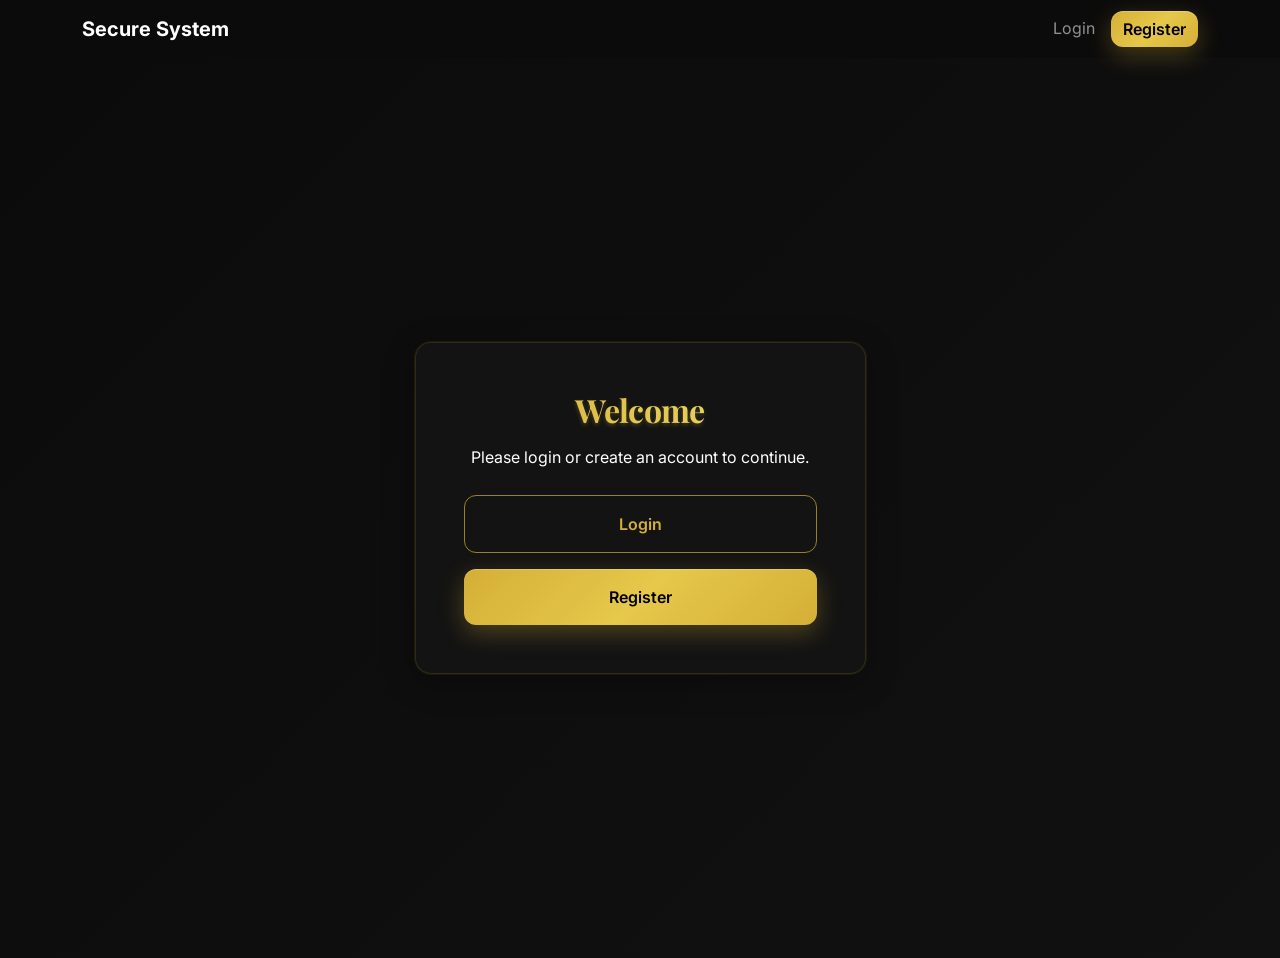
<file: index.html>
<!DOCTYPE html>
<html lang="en">
<head>
  <meta charset="UTF-8" />
  <meta name="viewport" content="width=device-width, initial-scale=1.0" />
  <title>Secure System</title>

  <link
    href="https://cdn.jsdelivr.net/npm/bootstrap@5.3.0/dist/css/bootstrap.min.css"
    rel="stylesheet"
  />
  <link rel="stylesheet" href="style.css?v=2026-03-30" />
</head>
<body>

  <!-- Navbar -->
  <nav class="navbar navbar-expand-lg navbar-dark bg-transparent">
    <div class="container">
      <a class="navbar-brand fw-bold" href="#">Secure System</a>

      <button
        class="navbar-toggler"
        type="button"
        data-bs-toggle="collapse"
        data-bs-target="#navbarNav"
      >
        <span class="navbar-toggler-icon"></span>
      </button>

      <div class="collapse navbar-collapse" id="navbarNav">
        <ul class="navbar-nav ms-auto align-items-lg-center">
          <li class="nav-item">
            <a class="nav-link" href="login.html">Login</a>
          </li>
          <li class="nav-item ms-lg-2">
            <a class="btn btn-primary" href="register.html">Register</a>
          </li>
        </ul>
      </div>
    </div>
  </nav>

  <!-- Center Content -->
  <main class="auth-page">
    <div class="container">
      <div class="row justify-content-center text-center">
        <div class="col-md-6 col-lg-5">
          <div class="glass-gold p-5">

            <h2 class="fw-bold mb-3 gold-gradient-text gold-text-shadow">Welcome</h2>
            <p class="text-white mb-4">
              Please login or create an account to continue.
            </p>

            <div class="d-grid gap-3">
              <a href="login.html" class="btn btn-outline-primary py-3">Login</a>
              <a href="register.html" class="btn btn-primary py-3">Register</a>
            </div>

          </div>
        </div>
      </div>
    </div>
  </main>

  <script src="https://cdn.jsdelivr.net/npm/bootstrap@5.3.0/dist/js/bootstrap.bundle.min.js"></script>
</body>
</html>
</file>
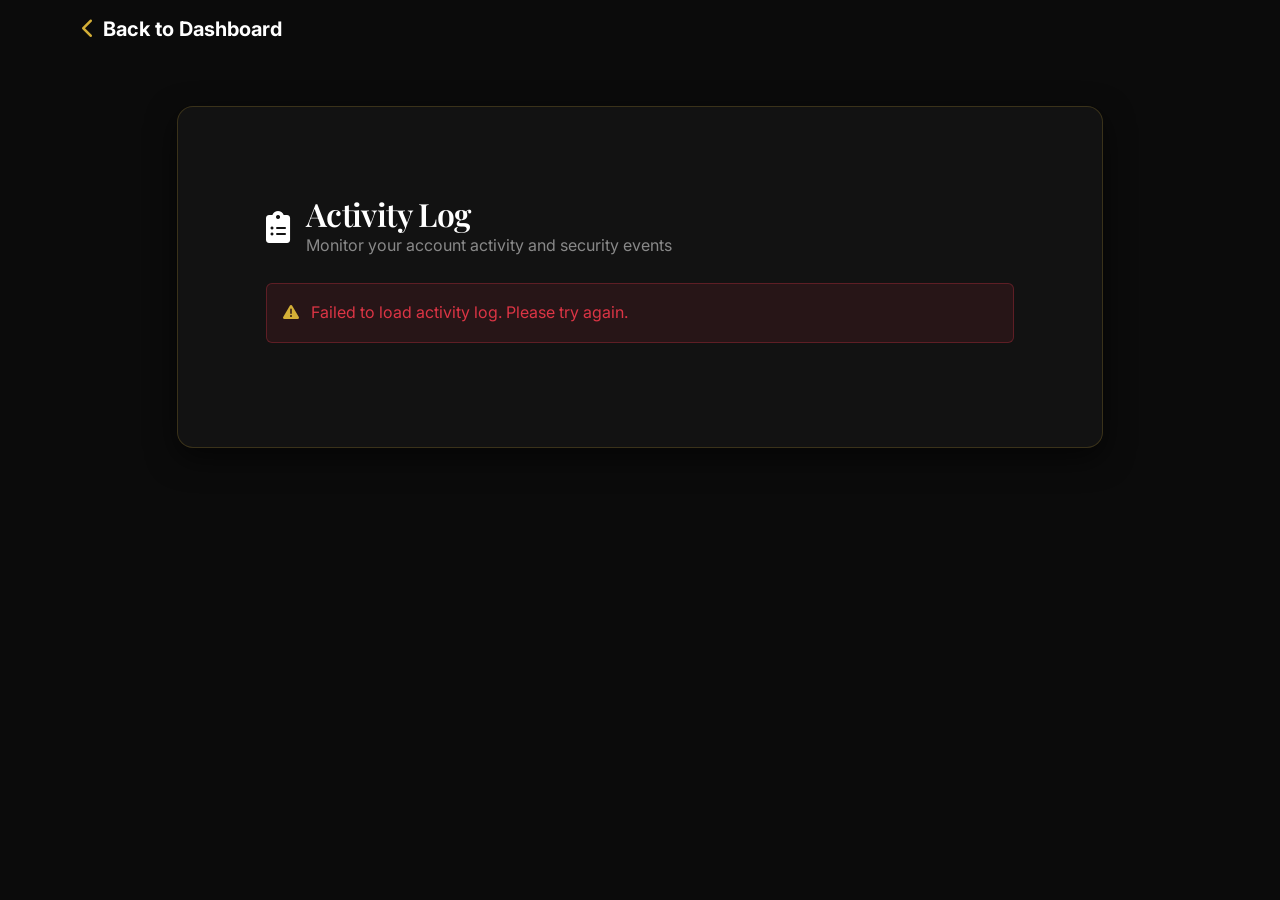
<file: activity_log.html>
<!DOCTYPE html>
<html lang="en">
<head>
    <meta charset="UTF-8">
    <meta name="viewport" content="width=device-width, initial-scale=1.0">
    <title>Activity Log - SecureAuth</title>
    <link href="https://cdn.jsdelivr.net/npm/bootstrap@5.3.0/dist/css/bootstrap.min.css" rel="stylesheet">
    <link rel="stylesheet" href="style.css?v=2026-03-30">
    <link href="https://cdnjs.cloudflare.com/ajax/libs/font-awesome/6.0.0/css/all.min.css" rel="stylesheet">
</head>
<body>
    <!-- Navbar -->
    <nav class="navbar navbar-expand-lg navbar-dark bg-transparent">
        <div class="container">
            <a class="navbar-brand fw-bold" href="dashboard.html">
                <i class="fas fa-chevron-left me-2"></i>Back to Dashboard
            </a>
        </div>
    </nav>

    <div class="container mt-5">
        <div class="row justify-content-center">
            <div class="col-lg-10">
                <div class="glass-card">
                    <div class="card-body p-5">
                        <div class="d-flex align-items-center mb-4">
                            <i class="fas fa-clipboard-list fa-2x text-white me-3"></i>
                            <div>
                                <h2 class="text-white mb-0">Activity Log</h2>
                                <p class="text-white-50 mb-0">Monitor your account activity and security events</p>
                            </div>
                        </div>

                        <div id="loading" class="text-center py-5">
                            <div class="spinner-border text-primary" role="status">
                                <span class="visually-hidden">Loading...</span>
                            </div>
                            <p class="mt-3 text-muted">Loading activity log...</p>
                        </div>

                        <div id="activity-container" class="d-none">
                            <div id="activity-list"></div>
                        </div>

                        <div id="error-message" class="alert alert-danger d-none" role="alert">
                            <i class="fas fa-exclamation-triangle me-2"></i>
                            <span id="error-text"></span>
                        </div>
                    </div>
                </div>
            </div>
        </div>
    </div>

    <script src="https://cdn.jsdelivr.net/npm/bootstrap@5.3.0/dist/js/bootstrap.bundle.min.js"></script>
    <script>
        document.addEventListener('DOMContentLoaded', function() {
            loadActivityLog();
        });

        function loadActivityLog() {
            fetch('activity_log.php', {
                method: 'GET',
                headers: {
                    'Content-Type': 'application/json'
                }
            })
            .then(response => response.json())
            .then(data => {
                document.getElementById('loading').classList.add('d-none');

                if (data.success) {
                    displayActivityLog(data.logs);
                } else {
                    showError(data.message);
                }
            })
            .catch(error => {
                console.error('Error:', error);
                document.getElementById('loading').classList.add('d-none');
                showError('Failed to load activity log. Please try again.');
            });
        }

        function displayActivityLog(logs) {
            const container = document.getElementById('activity-container');
            const list = document.getElementById('activity-list');

            if (logs.length === 0) {
                list.innerHTML = `
                    <div class="text-center py-5">
                        <i class="fas fa-inbox fa-3x text-muted mb-3"></i>
                        <h4 class="text-muted">No Activity Yet</h4>
                        <p class="text-muted">Your account activity will appear here.</p>
                    </div>
                `;
            } else {
                list.innerHTML = logs.map(log => {
                    const iconClass = getActivityIcon(log.action);
                    return `
                        <div class="activity-item">
                            <div class="d-flex align-items-start">
                                <div class="activity-icon ${iconClass}">
                                    <i class="${getActivityIconClass(log.action)}"></i>
                                </div>
                                <div class="flex-grow-1">
                                    <div class="d-flex justify-content-between align-items-start">
                                        <div>
                                            <h6 class="text-white mb-1">${log.action}</h6>
                                            ${log.details ? `<p class="text-white-75 mb-1">${log.details}</p>` : ''}
                                            <small class="text-white-50">
                                                <i class="fas fa-globe me-1"></i>${log.ip_address}
                                            </small>
                                        </div>
                                        <small class="timestamp">${log.timestamp}</small>
                                    </div>
                                </div>
                            </div>
                        </div>
                    `;
                }).join('');
            }

            container.classList.remove('d-none');
        }

        function getActivityIcon(action) {
            if (action.includes('Login')) return 'login-icon';
            if (action.includes('Password')) return 'password-icon';
            if (action.includes('Email')) return 'email-icon';
            if (action.includes('2FA')) return 'security-icon';
            return 'default-icon';
        }

        function getActivityIconClass(action) {
            if (action.includes('Login')) return 'fas fa-sign-in-alt';
            if (action.includes('Password')) return 'fas fa-key';
            if (action.includes('Email')) return 'fas fa-envelope';
            if (action.includes('2FA')) return 'fas fa-shield-alt';
            return 'fas fa-info-circle';
        }

        function showError(message) {
            document.getElementById('error-text').textContent = message;
            document.getElementById('error-message').classList.remove('d-none');
        }
    </script>
</body>
</html>
</file>
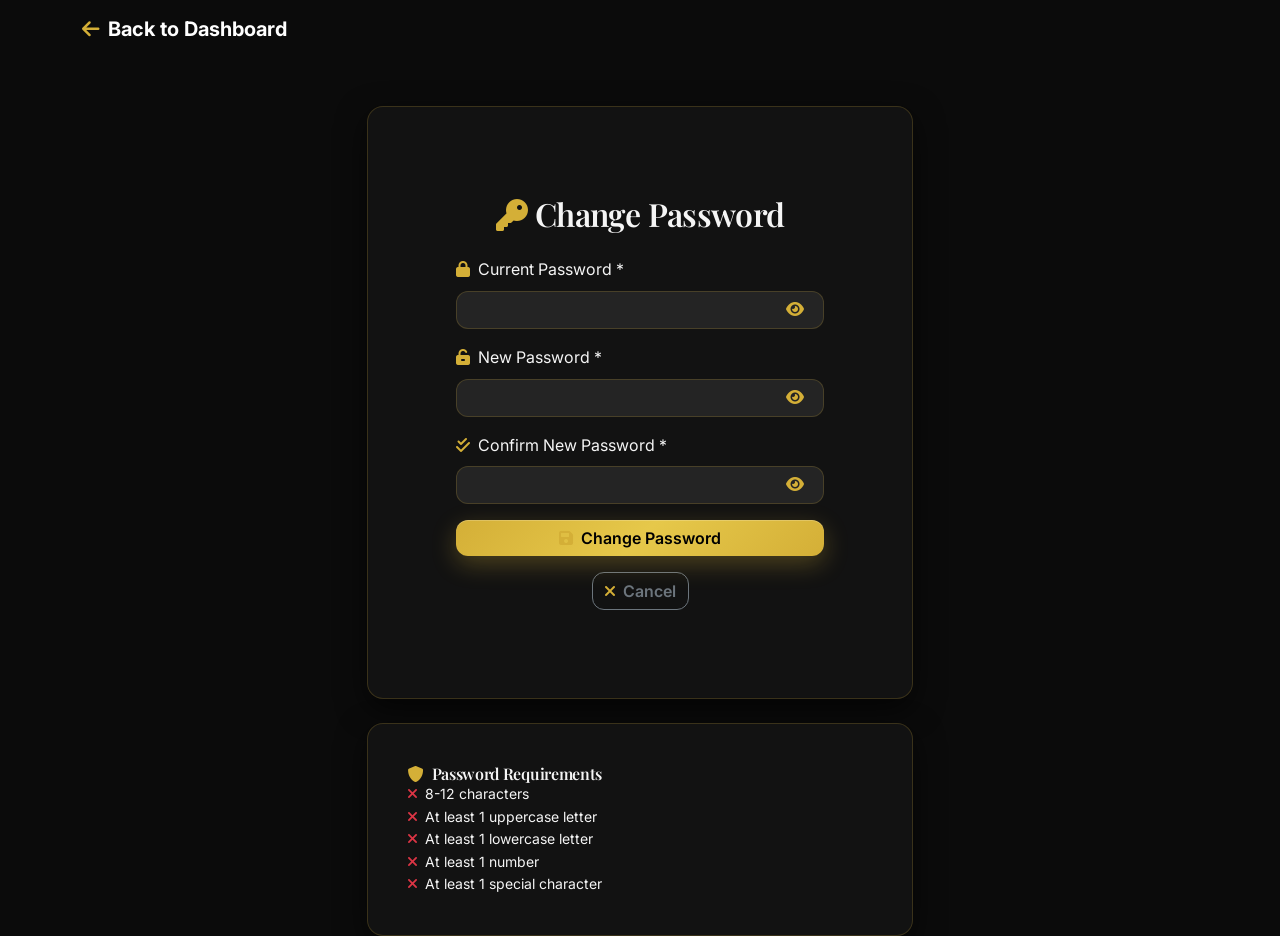
<file: change_password.html>
<!DOCTYPE html>
<html lang="en">
<head>
    <meta charset="UTF-8">
    <meta name="viewport" content="width=device-width, initial-scale=1.0">
    <title>Change Password - SecureAuth</title>
    <link href="https://cdn.jsdelivr.net/npm/bootstrap@5.3.0/dist/css/bootstrap.min.css" rel="stylesheet">
    <link rel="stylesheet" href="style.css?v=2026-03-30">
    <link href="https://cdnjs.cloudflare.com/ajax/libs/font-awesome/6.0.0/css/all.min.css" rel="stylesheet">
</head>
<body>
    <!-- Navbar -->
    <nav class="navbar navbar-expand-lg navbar-dark bg-transparent">
        <div class="container">
            <a class="navbar-brand fw-bold" href="dashboard.html">
                <i class="fas fa-arrow-left me-2"></i>Back to Dashboard
            </a>
        </div>
    </nav>

    <div class="container mt-5">
        <div class="row justify-content-center">
            <div class="col-lg-6">
                <div class="glass-card">
                    <div class="card-body p-5">
                        <h2 class="text-center mb-4">
                            <i class="fas fa-key me-2"></i>Change Password
                        </h2>

                        <div id="alertContainer"></div>

                        <form id="changePasswordForm" action="change_password.php" method="POST" novalidate>
                            <!-- Current Password -->
                            <div class="mb-3">
                                <label for="currentPassword" class="form-label">
                                    <i class="fas fa-lock me-2"></i>Current Password *
                                </label>
                                <div class="password-wrap">
                                    <input type="password" class="form-control" id="currentPassword" name="current_password" required>
                                    <button class="password-toggle" type="button" onclick="togglePassword('currentPassword', this)">
                                        <i class="fas fa-eye"></i>
                                    </button>
                                </div>
                            </div>

                            <!-- New Password -->
                            <div class="mb-3">
                                <label for="newPassword" class="form-label">
                                    <i class="fas fa-unlock-alt me-2"></i>New Password *
                                </label>
                                <div class="password-wrap">
                                    <input type="password" class="form-control" id="newPassword" name="new_password" required>
                                    <button class="password-toggle" type="button" onclick="togglePassword('newPassword', this)">
                                        <i class="fas fa-eye"></i>
                                    </button>
                                </div>
                                <div id="passwordStrength" class="mt-2"></div>
                                <div id="passwordRequirements" class="small text-muted mt-1"></div>
                            </div>

                            <!-- Confirm New Password -->
                            <div class="mb-3">
                                <label for="confirmPassword" class="form-label">
                                    <i class="fas fa-check-double me-2"></i>Confirm New Password *
                                </label>
                                <div class="password-wrap">
                                    <input type="password" class="form-control" id="confirmPassword" name="confirm_password" required>
                                    <button class="password-toggle" type="button" onclick="togglePassword('confirmPassword', this)">
                                        <i class="fas fa-eye"></i>
                                    </button>
                                </div>
                                <div id="confirmMatch" class="small mt-1"></div>
                            </div>

                            <button type="submit" class="btn btn-primary w-100 mb-3" id="submitBtn">
                                <i class="fas fa-save me-2"></i>Change Password
                            </button>
                        </form>

                        <div class="text-center">
                            <a href="dashboard.html" class="btn btn-outline-secondary">
                                <i class="fas fa-times me-2"></i>Cancel
                            </a>
                        </div>
                    </div>
                </div>

                <!-- Password Policy Info -->
                <div class="glass-card mt-4">
                    <div class="card-header">
                        <h6 class="mb-0"><i class="fas fa-shield-alt me-2"></i>Password Requirements</h6>
                    </div>
                    <div class="card-body">
                        <ul class="list-unstyled small mb-0">
                            <li id="req-length"><i class="fas fa-times text-danger me-2"></i>8-12 characters</li>
                            <li id="req-uppercase"><i class="fas fa-times text-danger me-2"></i>At least 1 uppercase letter</li>
                            <li id="req-lowercase"><i class="fas fa-times text-danger me-2"></i>At least 1 lowercase letter</li>
                            <li id="req-number"><i class="fas fa-times text-danger me-2"></i>At least 1 number</li>
                            <li id="req-special"><i class="fas fa-times text-danger me-2"></i>At least 1 special character</li>
                        </ul>
                    </div>
                </div>
            </div>
        </div>
    </div>

    <script src="https://cdn.jsdelivr.net/npm/bootstrap@5.3.0/dist/js/bootstrap.bundle.min.js"></script>
    <script src="csrf_client.js"></script>
    <script>
        if (window.ensureCsrfToken) {
            window.ensureCsrfToken().catch(() => {});
        }

        // Password toggle functionality
        function togglePassword(inputId, button) {
            const input = document.getElementById(inputId);
            const icon = button.querySelector('i');

            if (input.type === 'password') {
                input.type = 'text';
                icon.className = 'fas fa-eye-slash';
            } else {
                input.type = 'password';
                icon.className = 'fas fa-eye';
            }
        }

        // Real-time password validation
        document.getElementById('newPassword').addEventListener('input', function() {
            validatePassword(this.value);
            checkPasswordMatch();
        });

        document.getElementById('confirmPassword').addEventListener('input', checkPasswordMatch);

        function validatePassword(password) {
            const requirements = {
                length: password.length >= 8 && password.length <= 12,
                uppercase: /[A-Z]/.test(password),
                lowercase: /[a-z]/.test(password),
                number: /\d/.test(password),
                special: /[!@#$%^&*()_+\-=\[\]{};\':"\\|,.<>\/?]/.test(password)
            };

            // Update requirement indicators
            document.getElementById('req-length').innerHTML =
                `<i class="fas fa-${requirements.length ? 'check text-success' : 'times text-danger'} me-2"></i>8-12 characters`;
            document.getElementById('req-uppercase').innerHTML =
                `<i class="fas fa-${requirements.uppercase ? 'check text-success' : 'times text-danger'} me-2"></i>At least 1 uppercase letter`;
            document.getElementById('req-lowercase').innerHTML =
                `<i class="fas fa-${requirements.lowercase ? 'check text-success' : 'times text-danger'} me-2"></i>At least 1 lowercase letter`;
            document.getElementById('req-number').innerHTML =
                `<i class="fas fa-${requirements.number ? 'check text-success' : 'times text-danger'} me-2"></i>At least 1 number`;
            document.getElementById('req-special').innerHTML =
                `<i class="fas fa-${requirements.special ? 'check text-success' : 'times text-danger'} me-2"></i>At least 1 special character`;

            // Calculate strength
            const metRequirements = Object.values(requirements).filter(Boolean).length;
            let strength = '';
            let strengthClass = '';

            if (metRequirements < 3) {
                strength = 'Weak';
                strengthClass = 'text-danger';
            } else if (metRequirements < 5) {
                strength = 'Medium';
                strengthClass = 'text-warning';
            } else {
                strength = 'Strong';
                strengthClass = 'text-success';
            }

            document.getElementById('passwordStrength').innerHTML =
                `<small class="${strengthClass}">Password Strength: ${strength}</small>`;
        }

        function checkPasswordMatch() {
            const newPass = document.getElementById('newPassword').value;
            const confirmPass = document.getElementById('confirmPassword').value;
            const matchIndicator = document.getElementById('confirmMatch');

            if (confirmPass === '') {
                matchIndicator.innerHTML = '';
                return;
            }

            if (newPass === confirmPass) {
                matchIndicator.innerHTML = '<small class="text-success"><i class="fas fa-check me-1"></i>Passwords match</small>';
            } else {
                matchIndicator.innerHTML = '<small class="text-danger"><i class="fas fa-times me-1"></i>Passwords do not match</small>';
            }
        }

        // Form submission
        document.getElementById('changePasswordForm').addEventListener('submit', function(e) {
            e.preventDefault();

            const submitBtn = document.getElementById('submitBtn');
            const originalText = submitBtn.innerHTML;

            submitBtn.disabled = true;
            submitBtn.innerHTML = '<i class="fas fa-spinner fa-spin me-2"></i>Changing Password...';

            const formData = new FormData(this);

            fetch('change_password.php', {
                method: 'POST',
                headers: window.withCsrfHeaders ? window.withCsrfHeaders() : {},
                body: formData
            })
            .then(response => response.json())
            .then(data => {
                const alertContainer = document.getElementById('alertContainer');
                alertContainer.innerHTML = '';

                if (data.success) {
                    alertContainer.innerHTML = `
                        <div class="alert alert-success alert-dismissible fade show" role="alert">
                            <i class="fas fa-check-circle me-2"></i>${data.message}
                            <button type="button" class="btn-close" data-bs-dismiss="alert"></button>
                        </div>
                    `;
                    // Redirect after success
                    setTimeout(() => {
                        window.location.href = 'dashboard.html';
                    }, 2000);
                } else {
                    alertContainer.innerHTML = `
                        <div class="alert alert-danger alert-dismissible fade show" role="alert">
                            <i class="fas fa-exclamation-triangle me-2"></i>${data.message}
                            <button type="button" class="btn-close" data-bs-dismiss="alert"></button>
                        </div>
                    `;
                }
            })
            .catch(error => {
                console.error('Error:', error);
                const alertContainer = document.getElementById('alertContainer');
                alertContainer.innerHTML = `
                    <div class="alert alert-danger alert-dismissible fade show" role="alert">
                        <i class="fas fa-exclamation-triangle me-2"></i>An error occurred. Please try again.
                        <button type="button" class="btn-close" data-bs-dismiss="alert"></button>
                    </div>
                `;
            })
            .finally(() => {
                submitBtn.disabled = false;
                submitBtn.innerHTML = originalText;
            });
        });
    </script>
</body>
</html>
</file>
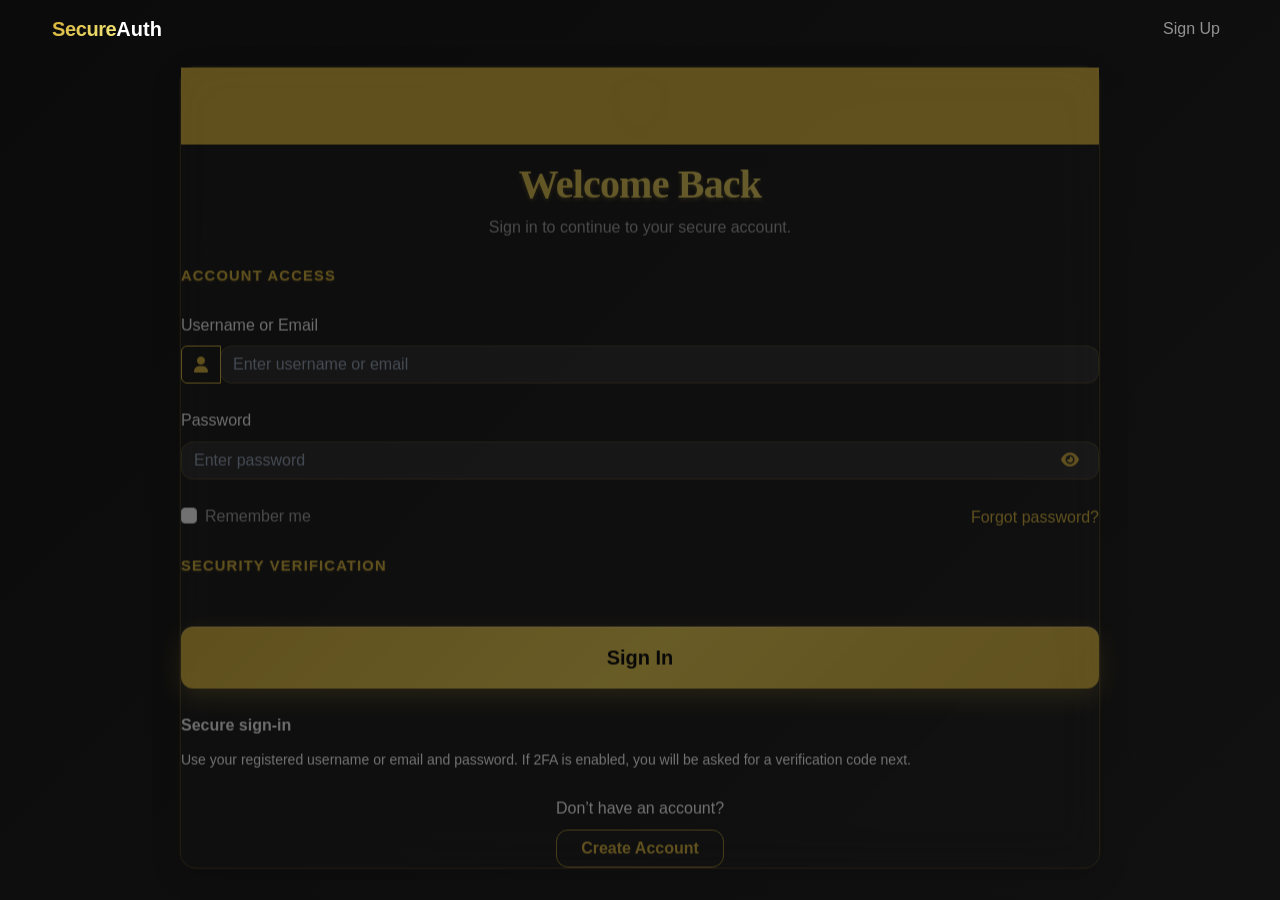
<file: dashboard.html>
<!DOCTYPE html>
<html lang="en">
<head>
    <meta charset="UTF-8">
    <meta name="viewport" content="width=device-width, initial-scale=1.0">
    <title>Dashboard - SecureAuth</title>
    <link href="https://cdn.jsdelivr.net/npm/bootstrap@5.3.0/dist/css/bootstrap.min.css" rel="stylesheet">
    <link rel="stylesheet" href="style.css?v=2026-03-30">
    <link href="https://cdnjs.cloudflare.com/ajax/libs/font-awesome/6.0.0/css/all.min.css" rel="stylesheet">
</head>
<body>
    <!-- Navbar -->
    <nav class="navbar navbar-expand-lg navbar-dark bg-transparent">
        <div class="container">
            <a class="navbar-brand fw-bold" href="#">
                <i class="fas fa-shield-alt me-2"></i>SecureAuth
            </a>

            <div class="navbar-nav ms-auto">
                <span class="navbar-text me-3">
                    <i class="fas fa-user-tie me-1"></i>Welcome, <span id="username">User</span>
                </span>
                <a href="logout.php" class="btn btn-outline-primary btn-sm">
                    <i class="fas fa-sign-out-alt me-1"></i>Logout
                </a>
            </div>
        </div>
    </nav>

    <div class="container mt-5">
        <div class="row">
            <div class="col-lg-8 mx-auto">
                <!-- Welcome Card -->
                <div class="glass-gold mb-4">
                    <div class="card-body p-5">
                        <div class="text-center mb-4">
                            <i class="fas fa-check-circle text-success" style="font-size: 3rem;"></i>
                            <h2 class="mt-3 gold-gradient-text gold-text-shadow">Welcome to Your Dashboard!</h2>
                            <p class="text-white">You have successfully logged in to your secure account.</p>
                        </div>

                        <div class="row text-center">
                            <div class="col-md-4 mb-3">
                                <div class="p-3 glass-gold rounded gold-glow">
                                    <i class="fas fa-user-shield fa-2x text-primary mb-2 gold-glow"></i>
                                    <h5 class="gold-gradient-text">Secure Account</h5>
                                    <small class="text-white">Your account is protected</small>
                                </div>
                            </div>
                            <div class="col-md-4 mb-3">
                                <div class="p-3 glass-gold rounded gold-glow">
                                    <i class="fas fa-envelope fa-2x text-success mb-2"></i>
                                    <h5 class="gold-gradient-text">Email Verified</h5>
                                    <small class="text-white">OTP verification completed</small>
                                </div>
                            </div>
                            <div class="col-md-4 mb-3">
                                <div class="p-3 glass-gold rounded gold-glow">
                                    <i class="fas fa-calendar-alt fa-2x text-primary mb-2 gold-glow"></i>
                                    <h5 class="gold-gradient-text">Last Login</h5>
                                    <small class="text-white" id="lastLogin">Just now</small>
                                </div>
                            </div>
                        </div>
                    </div>
                </div>

                <!-- Password Expiry Alert -->
                <div id="passwordExpiryAlert" class="alert alert-warning alert-dismissible fade show d-none" role="alert">
                    <i class="fas fa-exclamation-triangle me-2"></i>
                    <strong>Password Expiry Notice:</strong> Your password will expire in <span id="daysUntilExpiry">-</span> days.
                    <a href="change_password.html" class="alert-link">Change your password now</a> to maintain account security.
                    <button type="button" class="btn-close" data-bs-dismiss="alert"></button>
                </div>

                <!-- Password Expired Alert -->
                <div id="passwordExpiredAlert" class="alert alert-danger alert-dismissible fade show d-none" role="alert">
                    <i class="fas fa-exclamation-triangle me-2"></i>
                    <strong>Password Expired:</strong> Your password has expired and must be changed to continue using your account.
                    <a href="change_password.html" class="alert-link">Change your password now</a>.
                    <button type="button" class="btn-close" data-bs-dismiss="alert"></button>
                </div>

                <!-- Account Information -->
                <div class="glass-card mb-4">
                    <div class="card-header">
                        <h5 class="mb-0"><i class="fas fa-id-card me-2"></i>Account Information</h5>
                    </div>
                    <div class="card-body p-5">
                        <div class="row">
                            <div class="col-md-6">
                                <p><strong>Username:</strong> <span id="displayUsername">-</span></p>
                                <p><strong>Email:</strong> <span id="displayEmail">-</span></p>
                            </div>
                            <div class="col-md-6">
                                <p><strong>Account Status:</strong> <span class="badge bg-success">Verified</span></p>
                                <p><strong>Member Since:</strong> <span id="memberSince">-</span></p>
                            </div>
                        </div>
                    </div>
                </div>

                <!-- Quick Actions -->
                <div class="glass-card">
                    <div class="card-header">
                        <h5 class="mb-0"><i class="fas fa-bolt me-2"></i>Quick Actions</h5>
                    </div>
                    <div class="card-body p-5">
                        <div class="row g-3">
                            <div class="col-md-6">
                                <button class="btn btn-outline-primary w-100" onclick="changePassword()">
                                    <i class="fas fa-unlock-alt me-2"></i>Change Password
                                </button>
                            </div>
                            <div class="col-md-6">
                                <button class="btn btn-outline-secondary w-100" onclick="viewProfile()">
                                    <i class="fas fa-user-cog me-2"></i>Edit Profile
                                </button>
                            </div>
                            <div class="col-md-6">
                                <button class="btn btn-outline-info w-100" onclick="securitySettings()">
                                    <i class="fas fa-shield-alt me-2"></i>Security Settings
                                </button>
                            </div>
                            <div class="col-md-6">
                                <button class="btn btn-outline-warning w-100" onclick="activityLog()">
                                    <i class="fas fa-clipboard-list me-2"></i>Activity Log
                                </button>
                            </div>
                        </div>
                    </div>
                </div>
            </div>
        </div>
    </div>

    <script src="https://cdn.jsdelivr.net/npm/bootstrap@5.3.0/dist/js/bootstrap.bundle.min.js"></script>
    <script>
        // Load user data when page loads
        document.addEventListener('DOMContentLoaded', function() {
            loadUserData();
        });

        function loadUserData() {
            fetch('get_user_data.php')
                .then(response => response.json())
                .then(data => {
                    if (data.success) {
                        document.getElementById('username').textContent = data.username;
                        document.getElementById('displayUsername').textContent = data.username;
                        document.getElementById('displayEmail').textContent = data.email;
                        document.getElementById('memberSince').textContent = new Date(data.created_at).toLocaleDateString();
                        document.getElementById('lastLogin').textContent = new Date().toLocaleString();

                        // Handle password expiry notifications
                        if (data.password_expiry) {
                            if (data.password_expiry.is_expired) {
                                // Password is expired - show danger alert
                                document.getElementById('passwordExpiredAlert').classList.remove('d-none');
                            } else if (data.password_expiry.days_until_expiry <= 7) {
                                // Password expires within 7 days - show warning alert
                                document.getElementById('daysUntilExpiry').textContent = data.password_expiry.days_until_expiry;
                                document.getElementById('passwordExpiryAlert').classList.remove('d-none');
                            }
                        }
                    } else {
                        // Redirect to login if not authenticated
                        window.location.href = 'login.html';
                    }
                })
                .catch(error => {
                    console.error('Error loading user data:', error);
                    window.location.href = 'login.html';
                });
        }

        function changePassword() {
            window.location.href = 'change_password.html';
        }

        function viewProfile() {
            window.location.href = 'edit_profile.html';
        }

        function securitySettings() {
            window.location.href = 'two_factor_auth.html';
        }

        function activityLog() {
            window.location.href = 'activity_log.html';
        }
    </script>
</body>
</html>
</file>
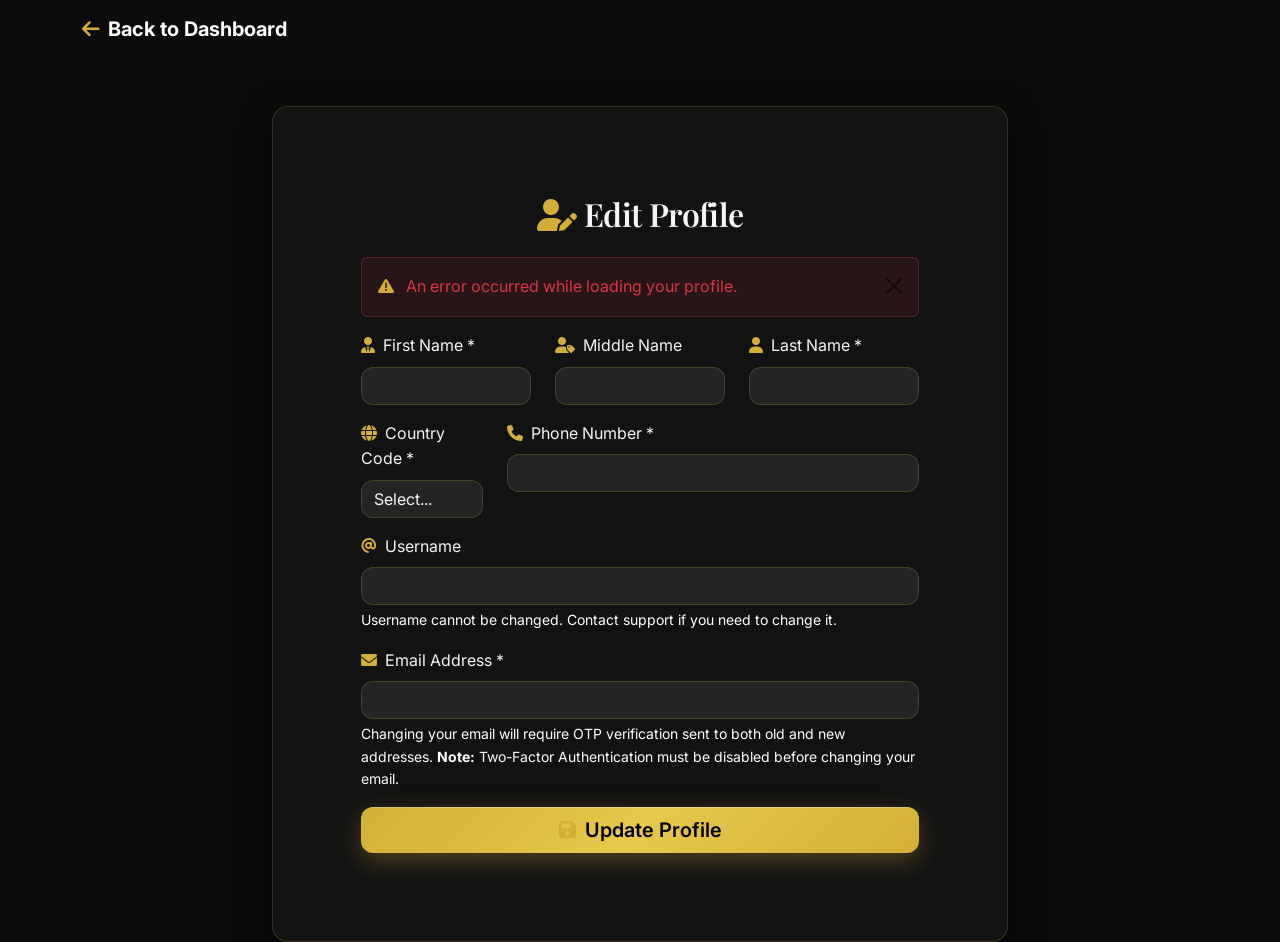
<file: edit_profile.html>
<!DOCTYPE html>
<html lang="en">
<head>
    <meta charset="UTF-8">
    <meta name="viewport" content="width=device-width, initial-scale=1.0">
    <title>Edit Profile - SecureAuth</title>
    <link href="https://cdn.jsdelivr.net/npm/bootstrap@5.3.0/dist/css/bootstrap.min.css" rel="stylesheet">
    <link rel="stylesheet" href="style.css?v=2026-03-30">
    <link href="https://cdnjs.cloudflare.com/ajax/libs/font-awesome/6.0.0/css/all.min.css" rel="stylesheet">
    <script src="https://challenges.cloudflare.com/turnstile/v0/api.js" async defer></script>
</head>
<body>
    <!-- Navbar -->
    <nav class="navbar navbar-expand-lg navbar-dark bg-transparent">
        <div class="container">
            <a class="navbar-brand fw-bold" href="dashboard.html">
                <i class="fas fa-arrow-left me-2"></i>Back to Dashboard
            </a>
        </div>
    </nav>

    <div class="container mt-5">
        <div class="row justify-content-center">
            <div class="col-lg-8">
                <div class="glass-card">
                    <div class="card-body p-5">
                        <h2 class="text-center mb-4">
                            <i class="fas fa-user-edit me-2"></i>Edit Profile
                        </h2>

                        <div id="alertContainer"></div>

                        <form id="editProfileForm" novalidate>
                            <div class="row">
                                <!-- First Name -->
                                <div class="col-md-4 mb-3">
                                    <label for="firstName" class="form-label">
                                        <i class="fas fa-user-tie me-2"></i>First Name *
                                    </label>
                                    <input type="text" class="form-control" id="firstName" name="first_name" required
                                           pattern="[A-Za-z\s]{2,50}" maxlength="50">
                                    <div class="invalid-feedback">
                                        Please enter a valid first name (2-50 characters, letters only).
                                    </div>
                                </div>

                                <!-- Middle Name -->
                                <div class="col-md-4 mb-3">
                                    <label for="middleName" class="form-label">
                                        <i class="fas fa-user-tag me-2"></i>Middle Name
                                    </label>
                                    <input type="text" class="form-control" id="middleName" name="middle_name"
                                           pattern="[A-Za-z\s]{0,50}" maxlength="50">
                                    <div class="invalid-feedback">
                                        Please enter a valid middle name (letters only).
                                    </div>
                                </div>

                                <!-- Last Name -->
                                <div class="col-md-4 mb-3">
                                    <label for="lastName" class="form-label">
                                        <i class="fas fa-user me-2"></i>Last Name *
                                    </label>
                                    <input type="text" class="form-control" id="lastName" name="last_name" required
                                           pattern="[A-Za-z\s]{2,50}" maxlength="50">
                                    <div class="invalid-feedback">
                                        Please enter a valid last name (2-50 characters, letters only).
                                    </div>
                                </div>
                            </div>

                            <div class="row">
                                <!-- Country Code -->
                                <div class="col-md-3 mb-3">
                                    <label for="countryCode" class="form-label">
                                        <i class="fas fa-globe me-2"></i>Country Code *
                                    </label>
                                    <select class="form-select" id="countryCode" name="country_code" required>
                                        <option value="">Select...</option>
                                        <option value="+1">+1 (USA/Canada)</option>
                                        <option value="+44">+44 (UK)</option>
                                        <option value="+91">+91 (India)</option>
                                        <option value="+86">+86 (China)</option>
                                        <option value="+81">+81 (Japan)</option>
                                        <option value="+49">+49 (Germany)</option>
                                        <option value="+33">+33 (France)</option>
                                        <option value="+39">+39 (Italy)</option>
                                        <option value="+34">+34 (Spain)</option>
                                        <option value="+55">+55 (Brazil)</option>
                                        <option value="+61">+61 (Australia)</option>
                                        <option value="+7">+7 (Russia)</option>
                                        <option value="+82">+82 (South Korea)</option>
                                        <option value="+65">+65 (Singapore)</option>
                                        <option value="+971">+971 (UAE)</option>
                                        <option value="+966">+966 (Saudi Arabia)</option>
                                        <option value="+20">+20 (Egypt)</option>
                                        <option value="+27">+27 (South Africa)</option>
                                        <option value="+234">+234 (Nigeria)</option>
                                        <option value="+254">+254 (Kenya)</option>
                                        <option value="+255">+255 (Tanzania)</option>
                                        <option value="+256">+256 (Uganda)</option>
                                        <option value="+257">+257 (Burundi)</option>
                                        <option value="+258">+258 (Mozambique)</option>
                                        <option value="+260">+260 (Zambia)</option>
                                        <option value="+261">+261 (Madagascar)</option>
                                        <option value="+263">+263 (Zimbabwe)</option>
                                        <option value="+264">+264 (Namibia)</option>
                                        <option value="+265">+265 (Malawi)</option>
                                        <option value="+266">+266 (Lesotho)</option>
                                        <option value="+267">+267 (Botswana)</option>
                                        <option value="+268">+268 (Eswatini)</option>
                                        <option value="+269">+269 (Comoros)</option>
                                        <option value="+290">+290 (Saint Helena)</option>
                                        <option value="+291">+291 (Eritrea)</option>
                                        <option value="+297">+297 (Aruba)</option>
                                        <option value="+298">+298 (Faroe Islands)</option>
                                        <option value="+299">+299 (Greenland)</option>
                                        <option value="+350">+350 (Gibraltar)</option>
                                        <option value="+351">+351 (Portugal)</option>
                                        <option value="+352">+352 (Luxembourg)</option>
                                        <option value="+353">+353 (Ireland)</option>
                                        <option value="+354">+354 (Iceland)</option>
                                        <option value="+355">+355 (Albania)</option>
                                        <option value="+356">+356 (Malta)</option>
                                        <option value="+357">+357 (Cyprus)</option>
                                        <option value="+358">+358 (Finland)</option>
                                        <option value="+359">+359 (Bulgaria)</option>
                                        <option value="+370">+370 (Lithuania)</option>
                                        <option value="+371">+371 (Latvia)</option>
                                        <option value="+372">+372 (Estonia)</option>
                                        <option value="+373">+373 (Moldova)</option>
                                        <option value="+374">+374 (Armenia)</option>
                                        <option value="+375">+375 (Belarus)</option>
                                        <option value="+376">+376 (Andorra)</option>
                                        <option value="+377">+377 (Monaco)</option>
                                        <option value="+378">+378 (San Marino)</option>
                                        <option value="+380">+380 (Ukraine)</option>
                                        <option value="+381">+381 (Serbia)</option>
                                        <option value="+382">+382 (Montenegro)</option>
                                        <option value="+383">+383 (Kosovo)</option>
                                        <option value="+385">+385 (Croatia)</option>
                                        <option value="+386">+386 (Slovenia)</option>
                                        <option value="+387">+387 (Bosnia and Herzegovina)</option>
                                        <option value="+389">+389 (North Macedonia)</option>
                                        <option value="+420">+420 (Czech Republic)</option>
                                        <option value="+421">+421 (Slovakia)</option>
                                        <option value="+423">+423 (Liechtenstein)</option>
                                        <option value="+500">+500 (Falkland Islands)</option>
                                        <option value="+501">+501 (Belize)</option>
                                        <option value="+502">+502 (Guatemala)</option>
                                        <option value="+503">+503 (El Salvador)</option>
                                        <option value="+504">+504 (Honduras)</option>
                                        <option value="+505">+505 (Nicaragua)</option>
                                        <option value="+506">+506 (Costa Rica)</option>
                                        <option value="+507">+507 (Panama)</option>
                                        <option value="+508">+508 (Saint Pierre and Miquelon)</option>
                                        <option value="+509">+509 (Haiti)</option>
                                        <option value="+590">+590 (Guadeloupe)</option>
                                        <option value="+591">+591 (Bolivia)</option>
                                        <option value="+592">+592 (Guyana)</option>
                                        <option value="+593">+593 (Ecuador)</option>
                                        <option value="+594">+594 (French Guiana)</option>
                                        <option value="+595">+595 (Paraguay)</option>
                                        <option value="+596">+596 (Martinique)</option>
                                        <option value="+597">+597 (Suriname)</option>
                                        <option value="+598">+598 (Uruguay)</option>
                                        <option value="+599">+599 (Curaçao)</option>
                                        <option value="+670">+670 (East Timor)</option>
                                        <option value="+672">+672 (Antarctica)</option>
                                        <option value="+673">+673 (Brunei)</option>
                                        <option value="+674">+674 (Nauru)</option>
                                        <option value="+675">+675 (Papua New Guinea)</option>
                                        <option value="+676">+676 (Tonga)</option>
                                        <option value="+677">+677 (Solomon Islands)</option>
                                        <option value="+678">+678 (Vanuatu)</option>
                                        <option value="+679">+679 (Fiji)</option>
                                        <option value="+680">+680 (Palau)</option>
                                        <option value="+681">+681 (Wallis and Futuna)</option>
                                        <option value="+682">+682 (Cook Islands)</option>
                                        <option value="+683">+683 (Niue)</option>
                                        <option value="+684">+684 (American Samoa)</option>
                                        <option value="+685">+685 (Samoa)</option>
                                        <option value="+686">+686 (Kiribati)</option>
                                        <option value="+687">+687 (New Caledonia)</option>
                                        <option value="+688">+688 (Tuvalu)</option>
                                        <option value="+689">+689 (French Polynesia)</option>
                                        <option value="+690">+690 (Tokelau)</option>
                                        <option value="+691">+691 (Micronesia)</option>
                                        <option value="+692">+692 (Marshall Islands)</option>
                                        <option value="+850">+850 (North Korea)</option>
                                        <option value="+852">+852 (Hong Kong)</option>
                                        <option value="+853">+853 (Macau)</option>
                                        <option value="+855">+855 (Cambodia)</option>
                                        <option value="+856">+856 (Laos)</option>
                                        <option value="+880">+880 (Bangladesh)</option>
                                        <option value="+886">+886 (Taiwan)</option>
                                        <option value="+960">+960 (Maldives)</option>
                                        <option value="+961">+961 (Lebanon)</option>
                                        <option value="+962">+962 (Jordan)</option>
                                        <option value="+963">+963 (Syria)</option>
                                        <option value="+964">+964 (Iraq)</option>
                                        <option value="+965">+965 (Kuwait)</option>
                                        <option value="+966">+966 (Saudi Arabia)</option>
                                        <option value="+967">+967 (Yemen)</option>
                                        <option value="+968">+968 (Oman)</option>
                                        <option value="+970">+970 (Palestine)</option>
                                        <option value="+971">+971 (UAE)</option>
                                        <option value="+972">+972 (Israel)</option>
                                        <option value="+973">+973 (Bahrain)</option>
                                        <option value="+974">+974 (Qatar)</option>
                                        <option value="+975">+975 (Bhutan)</option>
                                        <option value="+976">+976 (Mongolia)</option>
                                        <option value="+977">+977 (Nepal)</option>
                                        <option value="+992">+992 (Tajikistan)</option>
                                        <option value="+993">+993 (Turkmenistan)</option>
                                        <option value="+994">+994 (Azerbaijan)</option>
                                        <option value="+995">+995 (Georgia)</option>
                                        <option value="+996">+996 (Kyrgyzstan)</option>
                                        <option value="+998">+998 (Uzbekistan)</option>
                                    </select>
                                    <div class="invalid-feedback">
                                        Please select a country code.
                                    </div>
                                </div>

                                <!-- Phone Number -->
                                <div class="col-md-9 mb-3">
                                    <label for="phoneNumber" class="form-label">
                                        <i class="fas fa-phone me-2"></i>Phone Number *
                                    </label>
                                    <input type="tel" class="form-control" id="phoneNumber" name="phone_number" required
                                           pattern="[0-9]{7,15}" maxlength="15">
                                    <div class="invalid-feedback">
                                        Please enter a valid phone number (7-15 digits).
                                    </div>
                                </div>
                            </div>

                            <!-- Username (Read-only) -->
                            <div class="mb-3">
                                <label for="username" class="form-label">
                                    <i class="fas fa-at me-2"></i>Username
                                </label>
                                <input type="text" class="form-control" id="username" readonly>
                                <div class="form-text text-white">
                                    Username cannot be changed. Contact support if you need to change it.
                                </div>
                            </div>

                            <!-- Email (Editable with OTP verification) -->
                            <div class="mb-3">
                                <label for="email" class="form-label">
                                    <i class="fas fa-envelope me-2"></i>Email Address *
                                </label>
                                <input type="email" class="form-control" id="email" name="email" required
                                       pattern="[a-zA-Z0-9._%+-]+@[a-zA-Z0-9.-]+\.[a-zA-Z]{2,}">
                                <div class="invalid-feedback">
                                    Please enter a valid email address.
                                </div>
                                <div class="form-text text-white">
                                    Changing your email will require OTP verification sent to both old and new addresses.
                                    <strong>Note:</strong> Two-Factor Authentication must be disabled before changing your email.
                                </div>
                            </div>

                            <!-- Email OTP Verification Section (Hidden by default) -->
                            <div id="emailVerificationSection" class="d-none">
                                <div class="alert alert-warning">
                                    <i class="fas fa-exclamation-triangle me-2"></i>
                                    <strong>Email Change Verification Required</strong><br>
                                    We've sent OTP codes to both your current email and new email address. Please enter both codes to verify the change.
                                </div>

                                <div class="row">
                                    <div class="col-md-6 mb-3">
                                        <label for="currentEmailOTP" class="form-label">
                                            <i class="fas fa-key me-2"></i>OTP from Current Email *
                                        </label>
                                        <input type="text" class="form-control text-center fs-4" id="currentEmailOTP"
                                               maxlength="6" pattern="[0-9]{6}" placeholder="000000" required>
                                        <div class="invalid-feedback">
                                            Please enter the 6-digit code sent to your current email.
                                        </div>
                                    </div>
                                    <div class="col-md-6 mb-3">
                                        <label for="newEmailOTP" class="form-label">
                                            <i class="fas fa-key me-2"></i>OTP from New Email *
                                        </label>
                                        <input type="text" class="form-control text-center fs-4" id="newEmailOTP"
                                               maxlength="6" pattern="[0-9]{6}" placeholder="000000" required>
                                        <div class="invalid-feedback">
                                            Please enter the 6-digit code sent to your new email.
                                        </div>
                                    </div>
                                </div>

                                <div class="mb-3">
                                    <button type="button" class="btn btn-outline-primary me-2" onclick="resendEmailOTP()">
                                        <i class="fas fa-redo me-2"></i>Resend OTP Codes
                                    </button>
                                    <button type="button" class="btn btn-outline-secondary" onclick="cancelEmailChange()">
                                        <i class="fas fa-times me-2"></i>Cancel Email Change
                                    </button>
                                </div>
                            </div>

                            <!-- Submit Button -->
                            <div class="d-grid">
                                <button type="submit" class="btn btn-primary btn-lg" id="updateBtn">
                                    <i class="fas fa-save me-2"></i>Update Profile
                                </button>
                            </div>
                        </form>
                    </div>
                </div>
            </div>
        </div>
    </div>

    <script src="https://cdn.jsdelivr.net/npm/bootstrap@5.3.0/dist/js/bootstrap.bundle.min.js"></script>
    <script src="csrf_client.js"></script>
    <script>
        let originalEmail = '';
        let emailChangeOTP = null;

        // Load user data on page load
        document.addEventListener('DOMContentLoaded', function() {
            loadUserProfile();
            ensureCsrfToken().catch(() => {
                // Keep page usable; protected endpoints still enforce CSRF.
            });
        });

        function loadUserProfile() {
            fetch('get_user_data.php')
                .then(response => response.json())
                .then(data => {
                    if (data.success) {
                        document.getElementById('firstName').value = data.first_name || '';
                        document.getElementById('middleName').value = data.middle_name || '';
                        document.getElementById('lastName').value = data.last_name || '';
                        document.getElementById('countryCode').value = data.country_code || '';
                        document.getElementById('phoneNumber').value = data.phone_number || '';
                        document.getElementById('username').value = data.username || '';
                        document.getElementById('email').value = data.email || '';
                        originalEmail = data.email || '';
                    } else {
                        showAlert('Failed to load profile data.', 'danger');
                    }
                })
                .catch(error => {
                    console.error('Error loading profile:', error);
                    showAlert('An error occurred while loading your profile.', 'danger');
                });
        }

        // Handle form submission
        document.getElementById('editProfileForm').addEventListener('submit', function(e) {
            e.preventDefault();

            const currentEmail = document.getElementById('email').value.trim();
            const emailChanged = currentEmail !== originalEmail;

            // If email is being changed and OTP verification is not in progress
            if (emailChanged && !document.getElementById('emailVerificationSection').classList.contains('d-none')) {
                // Check if we're in OTP verification mode
                if (emailChangeOTP) {
                    verifyEmailChangeOTP();
                    return;
                } else {
                    // Start email change process
                    initiateEmailChange();
                    return;
                }
            }

            // If email changed but not in verification mode, start verification
            if (emailChanged && document.getElementById('emailVerificationSection').classList.contains('d-none')) {
                initiateEmailChange();
                return;
            }

            // Normal profile update (no email change)
            submitProfileUpdate();
        });

        function initiateEmailChange() {
            const newEmail = document.getElementById('email').value.trim();

            // Validate email format
            if (!newEmail || !/^[a-zA-Z0-9._%+-]+@[a-zA-Z0-9.-]+\.[a-zA-Z]{2,}$/.test(newEmail)) {
                showAlert('Please enter a valid email address.', 'danger');
                return;
            }

            // Check if email is actually different
            if (newEmail === originalEmail) {
                submitProfileUpdate();
                return;
            }

            // First check if 2FA is enabled
            fetch('get_2fa_status.php')
                .then(response => response.json())
                .then(statusData => {
                    if (statusData.success && statusData.twofa_enabled) {
                        showAlert('Two-Factor Authentication must be disabled before changing your email address. <a href="two_factor_auth.html" class="alert-link">Go to 2FA Settings</a>', 'warning');
                        return;
                    }

                    // 2FA is disabled, proceed with email change
                    sendEmailChangeOTP(newEmail);
                })
                .catch(error => {
                    console.error('Error checking 2FA status:', error);
                    showAlert('Unable to verify security settings. Please try again.', 'danger');
                });
        }

        function sendEmailChangeOTP(newEmail) {
            const updateBtn = document.getElementById('updateBtn');
            const originalText = updateBtn.innerHTML;

            updateBtn.disabled = true;
            updateBtn.innerHTML = '<i class="fas fa-spinner fa-spin me-2"></i>Sending OTP...';

            fetch('send_email_change_otp.php', {
                method: 'POST',
                headers: window.withCsrfHeaders ? window.withCsrfHeaders({
                    'Content-Type': 'application/json',
                }) : {
                    'Content-Type': 'application/json',
                },
                body: JSON.stringify({ new_email: newEmail })
            })
            .then(response => response.json())
            .then(data => {
                if (data.success) {
                    emailChangeOTP = data.otp_data;
                    document.getElementById('emailVerificationSection').classList.remove('d-none');
                    document.getElementById('updateBtn').innerHTML = '<i class="fas fa-check-circle me-2"></i>Verify & Update';
                    showAlert('OTP codes sent to both email addresses. Please check your inbox.', 'success');
                } else {
                    showAlert(data.message, 'danger');
                }
            })
            .catch(error => {
                console.error('Error:', error);
                showAlert('An error occurred while sending OTP codes.', 'danger');
            })
            .finally(() => {
                updateBtn.disabled = false;
            });
        }

        async function verifyEmailChangeOTP() {
            const currentEmailOTP = document.getElementById('currentEmailOTP').value.trim();
            const newEmailOTP = document.getElementById('newEmailOTP').value.trim();

            if (!currentEmailOTP || !newEmailOTP) {
                showAlert('Please enter both OTP codes.', 'danger');
                return;
            }

            if (!/^[0-9]{6}$/.test(currentEmailOTP) || !/^[0-9]{6}$/.test(newEmailOTP)) {
                showAlert('Please enter valid 6-digit OTP codes.', 'danger');
                return;
            }

            const updateBtn = document.getElementById('updateBtn');
            const originalText = updateBtn.innerHTML;

            updateBtn.disabled = true;
            updateBtn.innerHTML = '<i class="fas fa-spinner fa-spin me-2"></i>Verifying...';

            const newEmail = document.getElementById('email').value.trim();
            const token = window.ensureCsrfToken ? await window.ensureCsrfToken() : '';

            fetch('verify_email_change.php', {
                method: 'POST',
                headers: window.withCsrfHeaders ? window.withCsrfHeaders({
                    'Content-Type': 'application/json',
                    'X-CSRF-Token': token
                }) : {
                    'Content-Type': 'application/json',
                    'X-CSRF-Token': token
                },
                body: JSON.stringify({
                    new_email: newEmail,
                    current_email_otp: currentEmailOTP,
                    new_email_otp: newEmailOTP
                })
            })
            .then(response => response.json())
            .then(data => {
                if (data.success) {
                    // Email change successful, now update the rest of the profile
                    originalEmail = newEmail;
                    emailChangeOTP = null;
                    document.getElementById('emailVerificationSection').classList.add('d-none');
                    document.getElementById('currentEmailOTP').value = '';
                    document.getElementById('newEmailOTP').value = '';
                    submitProfileUpdate();
                } else {
                    showAlert(data.message, 'danger');
                }
            })
            .catch(error => {
                console.error('Error:', error);
                showAlert('An error occurred while verifying OTP codes.', 'danger');
            })
            .finally(() => {
                updateBtn.disabled = false;
                updateBtn.innerHTML = originalText;
            });
        }

        function resendEmailOTP() {
            const newEmail = document.getElementById('email').value.trim();

            const resendBtn = event.target;
            const originalText = resendBtn.innerHTML;

            resendBtn.disabled = true;
            resendBtn.innerHTML = '<i class="fas fa-spinner fa-spin me-2"></i>Resending...';

            fetch('send_email_change_otp.php', {
                method: 'POST',
                headers: window.withCsrfHeaders ? window.withCsrfHeaders({
                    'Content-Type': 'application/json',
                }) : {
                    'Content-Type': 'application/json',
                },
                body: JSON.stringify({ new_email: newEmail, resend: true })
            })
            .then(response => response.json())
            .then(data => {
                if (data.success) {
                    emailChangeOTP = data.otp_data;
                    showAlert('OTP codes resent successfully.', 'success');
                } else {
                    showAlert(data.message, 'danger');
                }
            })
            .catch(error => {
                console.error('Error:', error);
                showAlert('An error occurred while resending OTP codes.', 'danger');
            })
            .finally(() => {
                resendBtn.disabled = false;
                resendBtn.innerHTML = originalText;
            });
        }

        function cancelEmailChange() {
            document.getElementById('email').value = originalEmail;
            document.getElementById('emailVerificationSection').classList.add('d-none');
            document.getElementById('currentEmailOTP').value = '';
            document.getElementById('newEmailOTP').value = '';
            document.getElementById('updateBtn').innerHTML = '<i class="fas fa-save me-2"></i>Update Profile';
            emailChangeOTP = null;
            showAlert('Email change cancelled.', 'info');
        }

        function submitProfileUpdate() {
            const updateBtn = document.getElementById('updateBtn');
            const originalText = updateBtn.innerHTML;

            // Validate form
            const form = document.getElementById('editProfileForm');
            if (!form.checkValidity()) {
                form.classList.add('was-validated');
                return;
            }

            // Check CAPTCHA
            const cfTurnstileResponse = document.querySelector('[name="cf-turnstile-response"]');
            if (!cfTurnstileResponse || !cfTurnstileResponse.value) {
                showAlert('Please complete the security verification.', 'danger');
                return;
            }

            // Disable button and show loading
            updateBtn.disabled = true;
            updateBtn.innerHTML = '<i class="fas fa-spinner fa-spin me-2"></i>Updating...';

            const formData = new FormData(form);

            fetch('edit_profile.php', {
                method: 'POST',
                headers: window.withCsrfHeaders ? window.withCsrfHeaders() : {},
                body: formData
            })
            .then(response => response.json())
            .then(data => {
                if (data.success) {
                    showAlert('Profile updated successfully!', 'success');
                    // Reload user data to show changes
                    setTimeout(() => {
                        loadUserProfile();
                    }, 1000);
                } else {
                    showAlert(data.message, 'danger');
                }
            })
            .catch(error => {
                console.error('Error:', error);
                showAlert('An error occurred while updating your profile.', 'danger');
            })
            .finally(() => {
                updateBtn.disabled = false;
                updateBtn.innerHTML = originalText;
            });
        }

        function showAlert(message, type) {
            const alertContainer = document.getElementById('alertContainer');
            alertContainer.innerHTML = `
                <div class="alert alert-${type} alert-dismissible fade show" role="alert">
                    <i class="fas fa-${type === 'success' ? 'check-circle' : type === 'danger' ? 'exclamation-triangle' : 'info-circle'} me-2"></i>
                    ${message}
                    <button type="button" class="btn-close" data-bs-dismiss="alert"></button>
                </div>
            `;
        }
    </script>
</body>
</html>
</file>
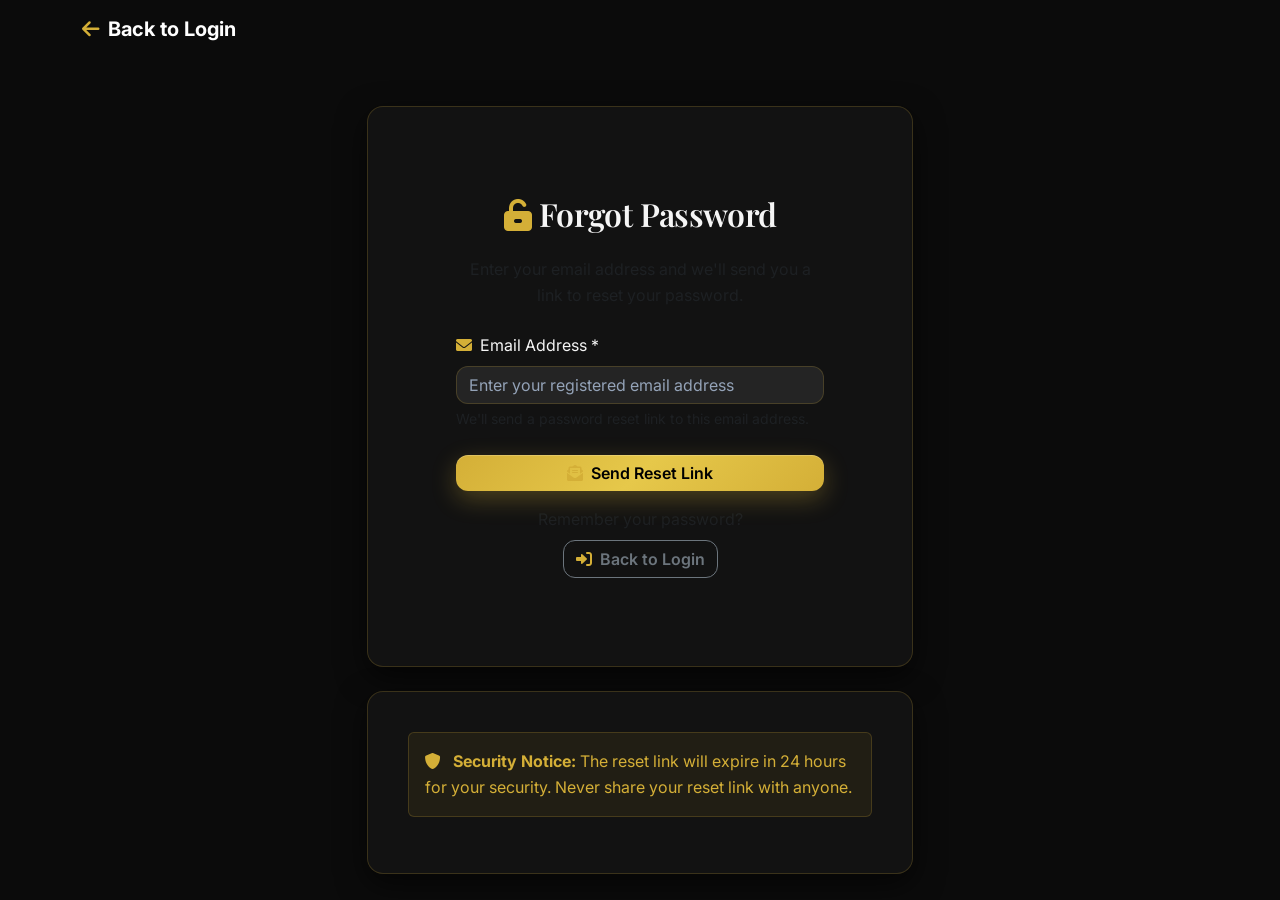
<file: forgot_password.html>
<!DOCTYPE html>
<html lang="en">
<head>
    <meta charset="UTF-8">
    <meta name="viewport" content="width=device-width, initial-scale=1.0">
    <title>Forgot Password - SecureAuth</title>
    <link href="https://cdn.jsdelivr.net/npm/bootstrap@5.3.0/dist/css/bootstrap.min.css" rel="stylesheet">
    <link rel="stylesheet" href="style.css?v=2026-03-30">
    <link href="https://cdnjs.cloudflare.com/ajax/libs/font-awesome/6.0.0/css/all.min.css" rel="stylesheet">
    <script src="https://challenges.cloudflare.com/turnstile/v0/api.js?render=explicit" async defer></script>
</head>
<body>
    <!-- Navbar -->
    <nav class="navbar navbar-expand-lg navbar-dark bg-transparent">
        <div class="container">
            <a class="navbar-brand fw-bold" href="login.html">
                <i class="fas fa-arrow-left me-2"></i>Back to Login
            </a>
        </div>
    </nav>

    <div class="container mt-5">
        <div class="row justify-content-center">
            <div class="col-lg-6">
                <div class="glass-card">
                    <div class="card-body p-5">
                        <h2 class="text-center mb-4">
                            <i class="fas fa-unlock-alt me-2"></i>Forgot Password
                        </h2>

                        <p class="text-center text-muted mb-4">
                            Enter your email address and we'll send you a link to reset your password.
                        </p>

                        <div id="alertContainer"></div>

                        <form id="forgotPasswordForm" action="forgot_password.php" method="POST" novalidate>
                            <!-- Email -->
                            <div class="mb-4">
                                <label for="email" class="form-label">
                                    <i class="fas fa-envelope me-2"></i>Email Address *
                                </label>
                                <input type="email" class="form-control" id="email" name="email"
                                       placeholder="Enter your registered email address" required>
                                <div class="form-text">
                                    We'll send a password reset link to this email address.
                                </div>
                            </div>

                            <div class="mb-4">
                                <div class="cf-turnstile" id="turnstileWidget"></div>
                            </div>

                            <button type="submit" class="btn btn-primary w-100 mb-3" id="submitBtn">
                                <i class="fas fa-envelope-open-text me-2"></i>Send Reset Link
                            </button>
                        </form>

                        <div class="text-center">
                            <p class="text-muted mb-2">Remember your password?</p>
                            <a href="login.html" class="btn btn-outline-secondary">
                                <i class="fas fa-sign-in-alt me-2"></i>Back to Login
                            </a>
                        </div>
                    </div>
                </div>

                <!-- Security Notice -->
                <div class="glass-card mt-4">
                    <div class="card-body">
                        <div class="alert alert-info">
                            <i class="fas fa-shield-alt me-2"></i>
                            <strong>Security Notice:</strong> The reset link will expire in 24 hours for your security.
                            Never share your reset link with anyone.
                        </div>
                    </div>
                </div>
            </div>
        </div>
    </div>

    <script src="https://cdn.jsdelivr.net/npm/bootstrap@5.3.0/dist/js/bootstrap.bundle.min.js"></script>
    <script src="csrf_client.js"></script>
    <script>
        if (window.ensureCsrfToken) {
            window.ensureCsrfToken().catch(() => {});
        }

        // Form submission
        document.getElementById('forgotPasswordForm').addEventListener('submit', function(e) {
            e.preventDefault();

            const submitBtn = document.getElementById('submitBtn');
            const originalText = submitBtn.innerHTML;

            submitBtn.disabled = true;
            submitBtn.innerHTML = '<i class="fas fa-spinner fa-spin me-2"></i>Sending Reset Link...';

            const formData = new FormData(this);

            if (!formData.get('cf-turnstile-response')) {
                const alertContainer = document.getElementById('alertContainer');
                alertContainer.innerHTML = `
                    <div class="alert alert-danger alert-dismissible fade show" role="alert">
                        <i class="fas fa-exclamation-triangle me-2"></i>Please complete the CAPTCHA verification before submitting.
                        <button type="button" class="btn-close" data-bs-dismiss="alert"></button>
                    </div>
                `;
                submitBtn.disabled = false;
                submitBtn.innerHTML = originalText;
                return;
            }

            fetch('forgot_password.php', {
                method: 'POST',
                headers: window.withCsrfHeaders ? window.withCsrfHeaders() : {},
                body: formData
            })
            .then(response => response.json())
            .then(data => {
                const alertContainer = document.getElementById('alertContainer');
                alertContainer.innerHTML = '';

                if (data.success) {
                    alertContainer.innerHTML = `
                        <div class="alert alert-success alert-dismissible fade show" role="alert">
                            <i class="fas fa-check-circle me-2"></i>${data.message}
                            <button type="button" class="btn-close" data-bs-dismiss="alert"></button>
                        </div>
                    `;
                    // Clear form
                    document.getElementById('forgotPasswordForm').reset();
                } else {
                    alertContainer.innerHTML = `
                        <div class="alert alert-danger alert-dismissible fade show" role="alert">
                            <i class="fas fa-exclamation-triangle me-2"></i>${data.message}
                            <button type="button" class="btn-close" data-bs-dismiss="alert"></button>
                        </div>
                    `;
                }
            })
            .catch(error => {
                console.error('Error:', error);
                const alertContainer = document.getElementById('alertContainer');
                alertContainer.innerHTML = `
                    <div class="alert alert-danger alert-dismissible fade show" role="alert">
                        <i class="fas fa-exclamation-triangle me-2"></i>An error occurred. Please try again.
                        <button type="button" class="btn-close" data-bs-dismiss="alert"></button>
                    </div>
                `;
            })
            .finally(() => {
                submitBtn.disabled = false;
                submitBtn.innerHTML = originalText;
            });
        });

        document.addEventListener('DOMContentLoaded', function () {
            function renderWidgetWithRetry(siteKey, remainingAttempts) {
                const widget = document.getElementById('turnstileWidget');
                if (!widget) {
                    return;
                }

                if (window.turnstile && typeof window.turnstile.render === 'function') {
                    widget.innerHTML = '';
                    window.turnstile.render(widget, {
                        sitekey: siteKey
                    });
                    return;
                }

                if (remainingAttempts <= 0) {
                    return;
                }

                setTimeout(function () {
                    renderWidgetWithRetry(siteKey, remainingAttempts - 1);
                }, 150);
            }

            fetch('public_config.php')
                .then(response => response.json())
                .then(config => {
                    if (!config.turnstileSiteKey) {
                        return;
                    }

                    renderWidgetWithRetry(config.turnstileSiteKey, 40);
                })
                .catch(() => {});
        });
    </script>
</body>
</html>
</file>
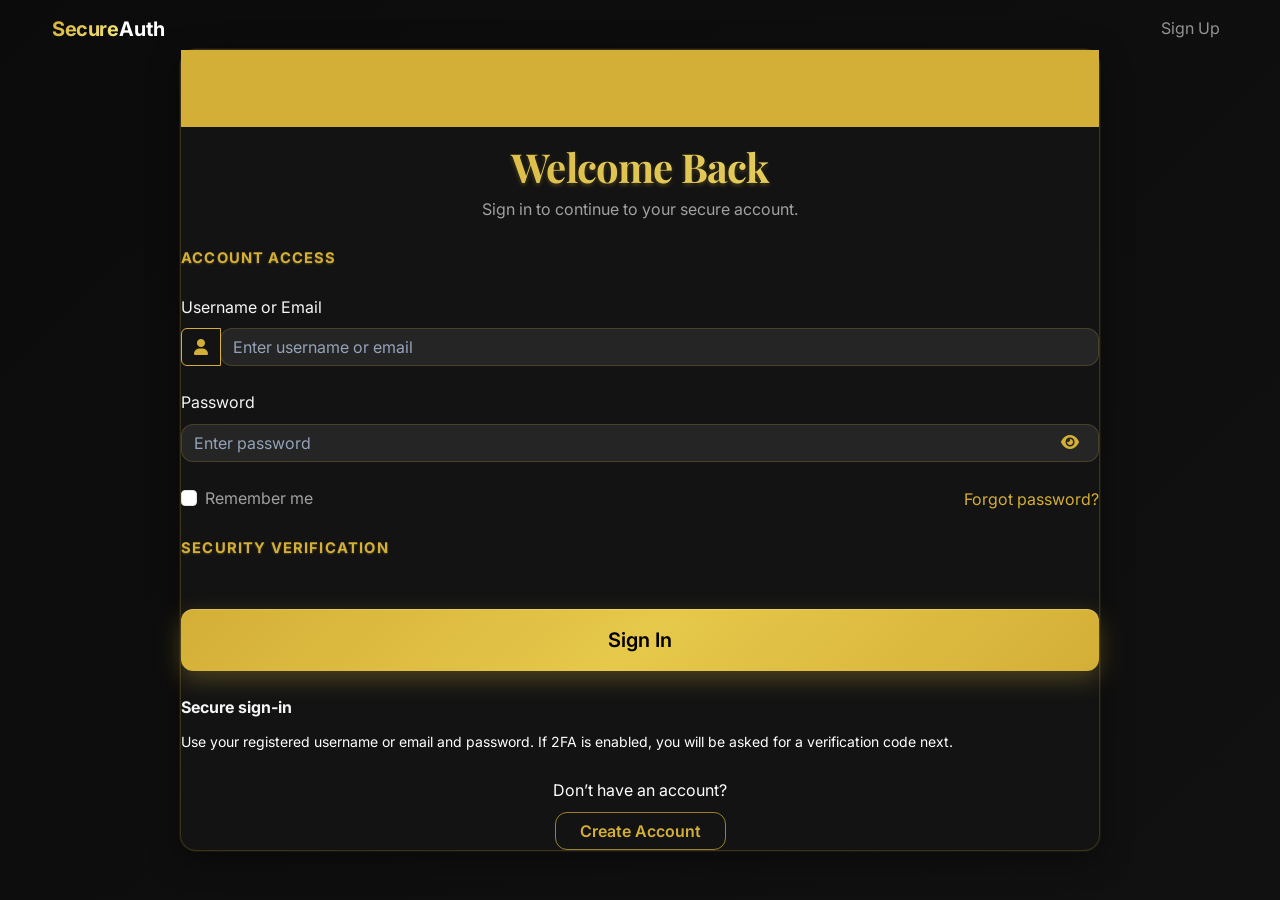
<file: login.html>
<!DOCTYPE html>
<html lang="en">
<head>
    <meta charset="UTF-8">
    <meta name="viewport" content="width=device-width, initial-scale=1.0">
    <title>Login - SecureAuth</title>
    <link href="https://cdn.jsdelivr.net/npm/bootstrap@5.3.0/dist/css/bootstrap.min.css" rel="stylesheet">
    <link rel="stylesheet" href="style.css?v=2026-03-30">
    <link href="https://cdnjs.cloudflare.com/ajax/libs/font-awesome/6.0.0/css/all.min.css" rel="stylesheet">
    <script src="https://challenges.cloudflare.com/turnstile/v0/api.js?render=explicit" async defer></script>
</head>
<body>
    <nav class="navbar navbar-expand-lg navbar-dark bg-transparent position-absolute top-0 start-0 w-100" style="z-index: 20;">
        <div class="container auth-container">
            <a class="navbar-brand fw-bold" href="index.html">
                <span class="gold-gradient-text">Secure</span>Auth
            </a>
            <div class="navbar-nav ms-auto">
                <a class="nav-link" href="register.html">Sign Up</a>
            </div>
        </div>
    </nav>

    <main class="auth-page">
        <div class="container auth-container">
            <div class="register-card">
                <div class="glass-gold fade-in-up">
                    <div class="text-center mb-4">
                        <div class="security-icon"><i class="fas fa-shield-alt"></i></div>
                        <h1 class="auth-title gold-gradient-text gold-text-shadow">Welcome Back</h1>
                        <p class="auth-subtitle">Sign in to continue to your secure account.</p>
                    </div>

                    <form id="loginForm" action="login.php" method="POST" novalidate>
                        <div class="row g-4">
                            <div class="col-12">
                                <div class="form-section-title">Account Access</div>

                                <label for="username" class="form-label">Username or Email</label>
                                <div class="input-group">
                                    <span class="input-group-text bg-transparent text-muted border-primary">
                                        <i class="fas fa-user"></i>
                                    </span>
                                    <input type="text" class="form-control" id="username" name="username" placeholder="Enter username or email" required />
                                </div>
                            </div>

                            <div class="col-12">
                                <label for="password" class="form-label">Password</label>
                                <div class="password-wrap">
                                    <input type="password" class="form-control" id="password" name="password" placeholder="Enter password" required />
                                    <button class="password-toggle" type="button" onclick="togglePassword('password', this)" aria-label="Toggle password visibility">
                                        <i class="fas fa-eye"></i>
                                    </button>
                                </div>
                            </div>

                            <div class="col-12">
                                <div class="d-flex flex-column flex-md-row justify-content-between align-items-md-center gap-3">
                                    <div class="form-check">
                                        <input class="form-check-input" type="checkbox" id="rememberMe" name="rememberMe">
                                        <label class="form-check-label" for="rememberMe">Remember me</label>
                                    </div>
                                    <a href="forgot_password.html" class="text-decoration-none small-link">Forgot password?</a>
                                </div>
                            </div>

                            <div class="col-12">
                                <div class="form-section-title">Security Verification</div>
                                <div class="cf-turnstile" id="turnstileWidget"></div>
                            </div>

                            <div class="col-12">
                                <button type="submit" class="btn btn-primary btn-lg w-100 py-3">Sign In</button>
                            </div>
                        </div>
                    </form>

                    <div class="muted-panel mt-4">
                        <strong class="d-block mb-2">Secure sign-in</strong>
                        <small class="text-white">
                            Use your registered username or email and password. If 2FA is enabled, you will be asked for a verification code next.
                        </small>
                    </div>

                    <div id="message"></div>

                    <div class="text-center mt-4">
                        <p class="mb-2 text-white">Don’t have an account?</p>
                        <a href="register.html" class="btn btn-outline-primary px-4">Create Account</a>
                    </div>
                </div>
            </div>
        </div>
    </main>

    <script src="https://cdn.jsdelivr.net/npm/bootstrap@5.3.0/dist/js/bootstrap.bundle.min.js"></script>
    <script src="csrf_client.js"></script>
    <script src="script.js"></script>
    <script>
        document.addEventListener('DOMContentLoaded', function () {
            function renderWidgetWithRetry(siteKey, remainingAttempts) {
                const widget = document.getElementById('turnstileWidget');
                if (!widget) {
                    return;
                }

                if (window.turnstile && typeof window.turnstile.render === 'function') {
                    widget.innerHTML = '';
                    window.turnstile.render(widget, {
                        sitekey: siteKey
                    });
                    return;
                }

                if (remainingAttempts <= 0) {
                    return;
                }

                setTimeout(function () {
                    renderWidgetWithRetry(siteKey, remainingAttempts - 1);
                }, 150);
            }

            fetch('public_config.php')
                .then(response => response.json())
                .then(config => {
                    if (!config.turnstileSiteKey) {
                        return;
                    }

                    renderWidgetWithRetry(config.turnstileSiteKey, 40);
                })
                .catch(() => {});
        });
    </script>
</body>
</html>
</file>
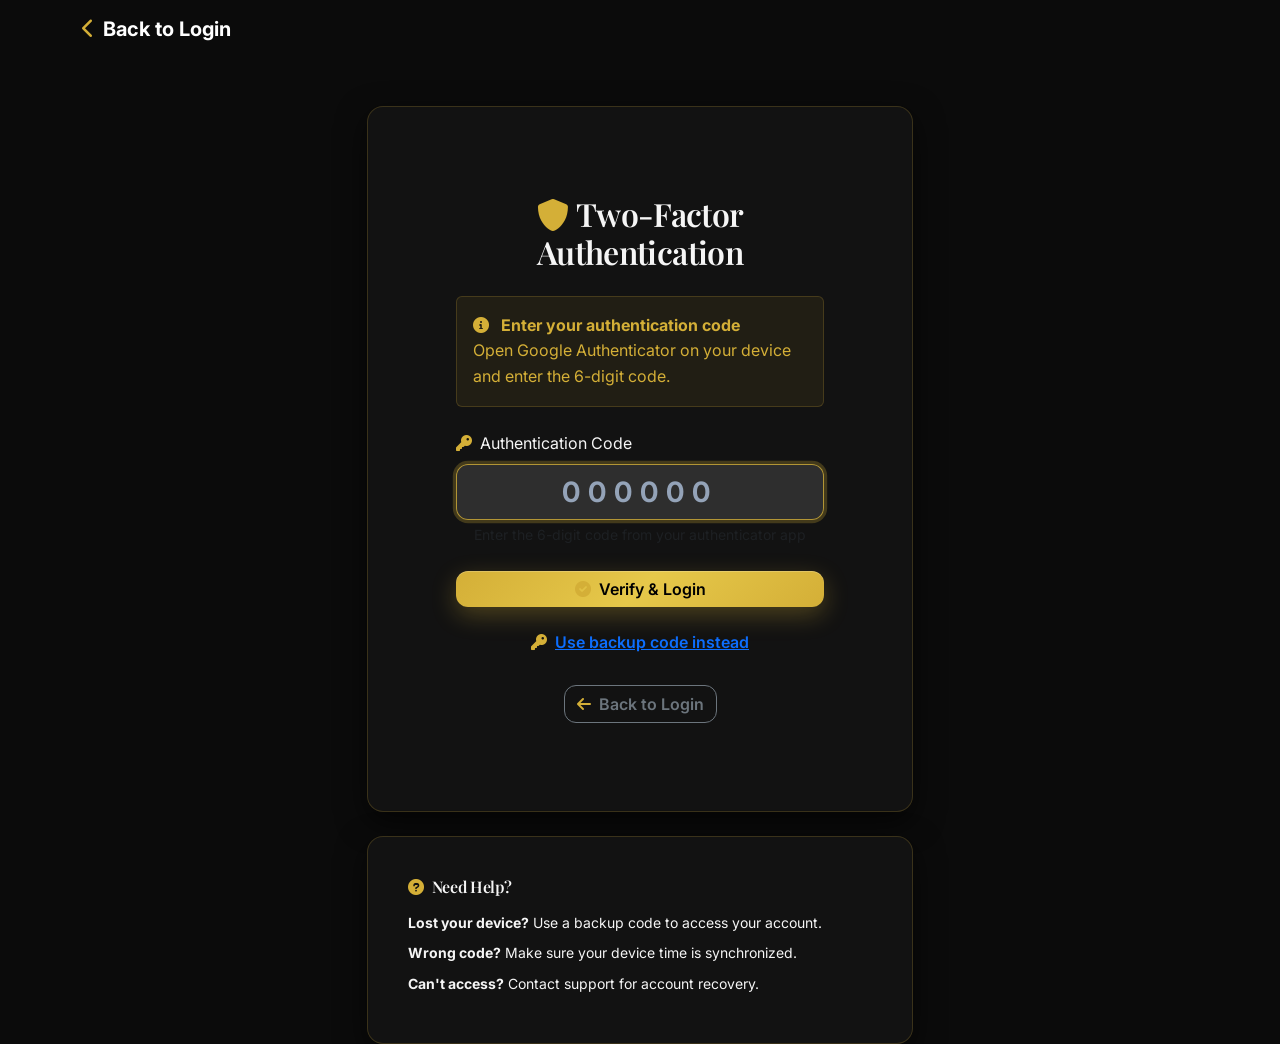
<file: login_verify_2fa.html>
<!DOCTYPE html>
<html lang="en">
<head>
    <meta charset="UTF-8">
    <meta name="viewport" content="width=device-width, initial-scale=1.0">
    <title>Two-Factor Authentication - SecureAuth</title>
    <link href="https://cdn.jsdelivr.net/npm/bootstrap@5.3.0/dist/css/bootstrap.min.css" rel="stylesheet">
    <link rel="stylesheet" href="style.css?v=2026-03-30">
    <link href="https://cdnjs.cloudflare.com/ajax/libs/font-awesome/6.0.0/css/all.min.css" rel="stylesheet">
</head>
<body>
    <!-- Navbar -->
    <nav class="navbar navbar-expand-lg navbar-dark bg-transparent">
        <div class="container">
            <a class="navbar-brand fw-bold" href="login.html">
                <i class="fas fa-chevron-left me-2"></i>Back to Login
            </a>
        </div>
    </nav>

    <div class="container mt-5">
        <div class="row justify-content-center">
            <div class="col-lg-6">
                <div class="glass-card">
                    <div class="card-body p-5">
                        <h2 class="text-center mb-4">
                            <i class="fas fa-shield-alt me-2"></i>Two-Factor Authentication
                        </h2>

                        <div class="alert alert-info mb-4">
                            <i class="fas fa-info-circle me-2"></i>
                            <strong>Enter your authentication code</strong><br>
                            Open Google Authenticator on your device and enter the 6-digit code.
                        </div>

                        <div id="alertContainer"></div>

                        <form id="verify2FAForm" novalidate>
                            <div class="mb-4">
                                <label for="authCode" class="form-label">
                                    <i class="fas fa-key me-2"></i>Authentication Code
                                </label>
                                <input type="text" class="form-control text-center fs-3" id="authCode"
                                       maxlength="6" pattern="[0-9]{6}" placeholder="000000"
                                       style="letter-spacing: 0.5rem; font-weight: bold;" required>
                                <div class="form-text text-center">
                                    Enter the 6-digit code from your authenticator app
                                </div>
                            </div>

                            <button type="submit" class="btn btn-primary w-100 mb-3" id="verifyBtn">
                                <i class="fas fa-check-circle me-2"></i>Verify & Login
                            </button>
                        </form>

                        <!-- Backup Code Option -->
                        <div class="text-center mb-3">
                            <button class="btn btn-link" onclick="showBackupCodeOption()">
                                <i class="fas fa-key me-2"></i>Use backup code instead
                            </button>
                        </div>

                        <!-- Backup Code Form (Hidden by default) -->
                        <div id="backupCodeSection" class="d-none">
                            <hr>
                            <h6 class="text-center mb-3">Use Backup Code</h6>
                            <form id="backupCodeForm">
                                <div class="mb-3">
                                    <label for="backupCode" class="form-label">Backup Code</label>
                                    <input type="text" class="form-control text-center" id="backupCode"
                                           placeholder="Enter backup code" required>
                                    <div class="form-text text-center">
                                        Enter one of your backup codes (case-sensitive)
                                    </div>
                                </div>
                                <button type="submit" class="btn btn-outline-secondary w-100 mb-2" id="backupBtn">
                                    <i class="fas fa-unlock me-2"></i>Use Backup Code
                                </button>
                            </form>
                            <button class="btn btn-link btn-sm w-100" onclick="hideBackupCodeOption()">
                                <i class="fas fa-times me-2"></i>Cancel
                            </button>
                        </div>

                        <div class="text-center mt-4">
                            <a href="login.html" class="btn btn-outline-secondary">
                                <i class="fas fa-arrow-left me-2"></i>Back to Login
                            </a>
                        </div>
                    </div>
                </div>

                <!-- Help Section -->
                <div class="glass-card mt-4">
                    <div class="card-body">
                        <h6 class="mb-3"><i class="fas fa-question-circle me-2"></i>Need Help?</h6>
                        <ul class="list-unstyled small mb-0">
                            <li class="mb-2"><strong>Lost your device?</strong> Use a backup code to access your account.</li>
                            <li class="mb-2"><strong>Wrong code?</strong> Make sure your device time is synchronized.</li>
                            <li class="mb-2"><strong>Can't access?</strong> Contact support for account recovery.</li>
                        </ul>
                    </div>
                </div>
            </div>
        </div>
    </div>

    <script src="https://cdn.jsdelivr.net/npm/bootstrap@5.3.0/dist/js/bootstrap.bundle.min.js"></script>
    <script src="csrf_client.js"></script>
    <script>
        // Auto-focus on input
        document.addEventListener('DOMContentLoaded', function() {
            document.getElementById('authCode').focus();
            if (window.ensureCsrfToken) {
                window.ensureCsrfToken().catch(() => {
                    // Keep page usable; server validation will still enforce token checks.
                });
            }
        });

        // Auto-submit when 6 digits entered
        document.getElementById('authCode').addEventListener('input', function() {
            const code = this.value.replace(/\D/g, ''); // Only allow digits
            this.value = code;

            if (code.length === 6) {
                // Auto-submit after a brief delay
                setTimeout(() => {
                    document.getElementById('verify2FAForm').dispatchEvent(new Event('submit'));
                }, 500);
            }
        });

        // 2FA Code verification
        document.getElementById('verify2FAForm').addEventListener('submit', async function(e) {
            e.preventDefault();

            const code = document.getElementById('authCode').value;
            const verifyBtn = document.getElementById('verifyBtn');
            const originalText = verifyBtn.innerHTML;

            verifyBtn.disabled = true;
            verifyBtn.innerHTML = '<i class="fas fa-spinner fa-spin me-2"></i>Verifying...';

            const token = window.ensureCsrfToken ? await window.ensureCsrfToken() : '';

            fetch('verify_login_2fa.php', {
                method: 'POST',
                headers: window.withCsrfHeaders ? window.withCsrfHeaders({
                    'Content-Type': 'application/json',
                    'X-CSRF-Token': token
                }) : {
                    'Content-Type': 'application/json',
                    'X-CSRF-Token': token
                },
                body: JSON.stringify({ code: code, type: 'authenticator' })
            })
            .then(response => response.json())
            .then(data => {
                if (data.success) {
                    showAlert('Login successful! Welcome back.', 'success');
                    setTimeout(() => {
                        window.location.href = 'dashboard.html';
                    }, 1500);
                } else {
                    showAlert(data.message, 'danger');
                }
            })
            .catch(error => {
                console.error('Error:', error);
                showAlert('An error occurred during verification.', 'danger');
            })
            .finally(() => {
                verifyBtn.disabled = false;
                verifyBtn.innerHTML = originalText;
            });
        });

        // Backup code verification
        document.getElementById('backupCodeForm').addEventListener('submit', async function(e) {
            e.preventDefault();

            const code = document.getElementById('backupCode').value.trim();
            const backupBtn = document.getElementById('backupBtn');
            const originalText = backupBtn.innerHTML;

            backupBtn.disabled = true;
            backupBtn.innerHTML = '<i class="fas fa-spinner fa-spin me-2"></i>Verifying...';

            const token = window.ensureCsrfToken ? await window.ensureCsrfToken() : '';

            fetch('verify_login_2fa.php', {
                method: 'POST',
                headers: window.withCsrfHeaders ? window.withCsrfHeaders({
                    'Content-Type': 'application/json',
                    'X-CSRF-Token': token
                }) : {
                    'Content-Type': 'application/json',
                    'X-CSRF-Token': token
                },
                body: JSON.stringify({ code: code, type: 'backup' })
            })
            .then(response => response.json())
            .then(data => {
                if (data.success) {
                    showAlert('Login successful using backup code! Please set up 2FA again.', 'success');
                    setTimeout(() => {
                        window.location.href = 'dashboard.html';
                    }, 2000);
                } else {
                    showAlert(data.message, 'danger');
                }
            })
            .catch(error => {
                console.error('Error:', error);
                showAlert('An error occurred during verification.', 'danger');
            })
            .finally(() => {
                backupBtn.disabled = false;
                backupBtn.innerHTML = originalText;
            });
        });

        function showBackupCodeOption() {
            document.getElementById('backupCodeSection').classList.remove('d-none');
            document.getElementById('backupCode').focus();
        }

        function hideBackupCodeOption() {
            document.getElementById('backupCodeSection').classList.add('d-none');
            document.getElementById('authCode').focus();
        }

        function showAlert(message, type) {
            const alertContainer = document.getElementById('alertContainer');
            alertContainer.innerHTML = `
                <div class="alert alert-${type} alert-dismissible fade show" role="alert">
                    <i class="fas fa-${type === 'success' ? 'check-circle' : type === 'danger' ? 'exclamation-triangle' : 'info-circle'} me-2"></i>
                    ${message}
                    <button type="button" class="btn-close" data-bs-dismiss="alert"></button>
                </div>
            `;
        }
    </script>
</body>
</html>
</file>
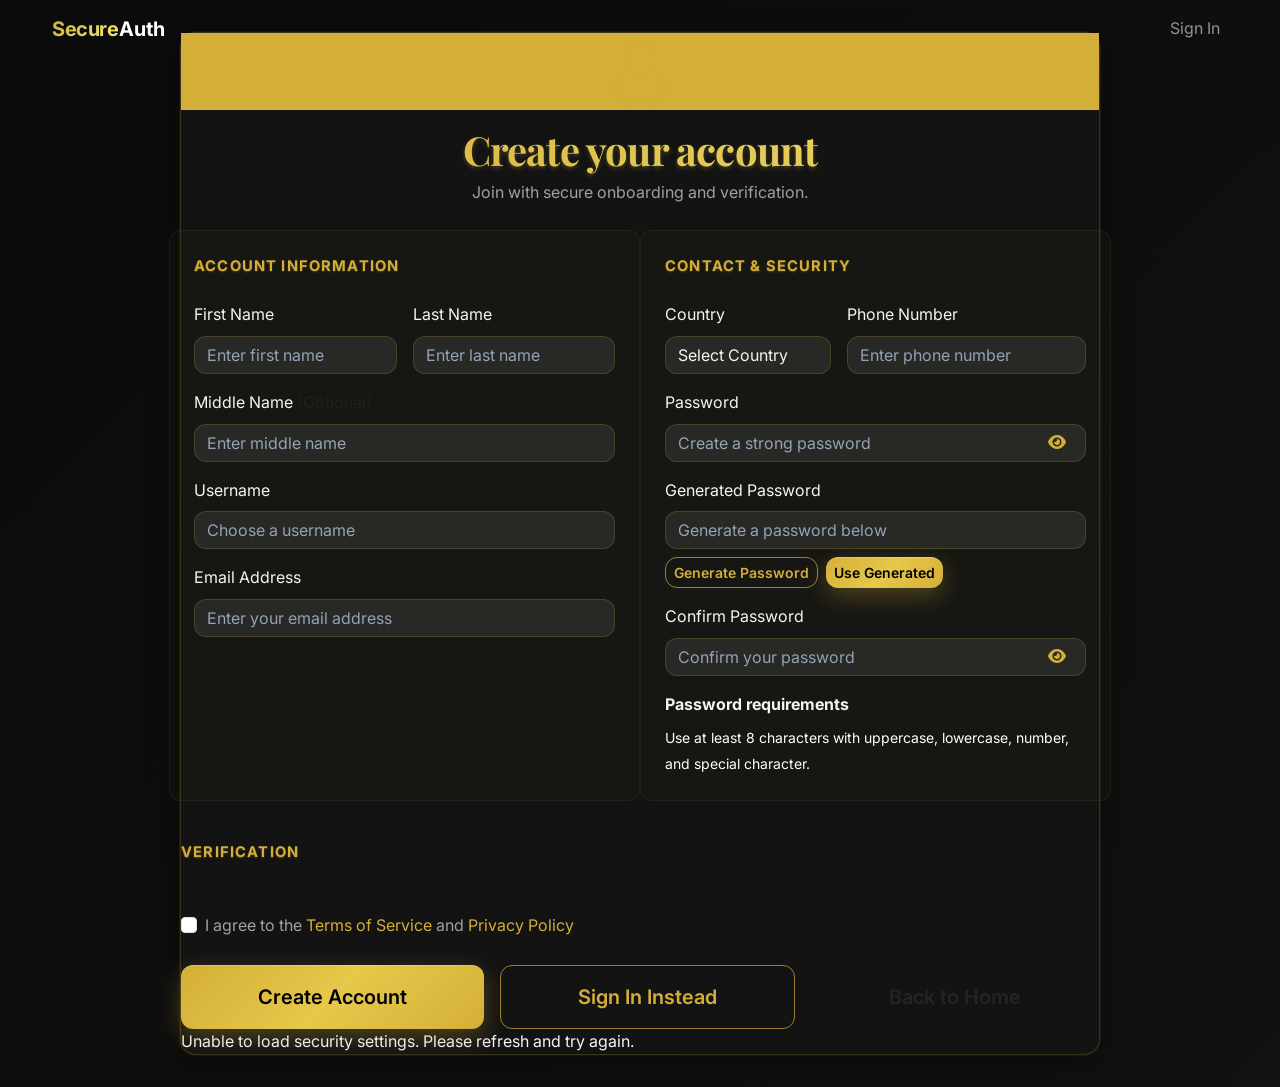
<file: register.html>
<!DOCTYPE html>
<html lang="en">
<head>
  <meta charset="UTF-8" />
  <meta name="viewport" content="width=device-width, initial-scale=1.0" />
  <title>Create Account - SecureAuth</title>
  <link href="https://cdn.jsdelivr.net/npm/bootstrap@5.3.0/dist/css/bootstrap.min.css" rel="stylesheet" />
  <link href="https://cdnjs.cloudflare.com/ajax/libs/font-awesome/6.4.0/css/all.min.css" rel="stylesheet" />
  <link rel="stylesheet" href="style.css?v=2026-03-30" />
  <script src="https://challenges.cloudflare.com/turnstile/v0/api.js?render=explicit" async defer></script>
</head>
<body>
  <nav class="navbar navbar-expand-lg navbar-dark bg-transparent position-absolute top-0 start-0 w-100" style="z-index: 20;">
    <div class="container auth-container">
      <a class="navbar-brand fw-bold" href="index.html">
        <span class="gold-gradient-text">Secure</span>Auth
      </a>
      <div class="navbar-nav ms-auto">
        <a class="nav-link" href="login.html">Sign In</a>
      </div>
    </div>
  </nav>

  <main class="auth-page">
    <div class="container auth-container">
      <div class="register-card">
        <div class="glass-gold fade-in-up">
          <div class="text-center mb-4">
            <div class="security-icon"><i class="fas fa-user-tie"></i></div>
            <h1 class="auth-title gold-gradient-text gold-text-shadow">Create your account</h1>
            <p class="auth-subtitle">Join with secure onboarding and verification.</p>
          </div>

          <form id="registrationForm" action="register.php" method="POST" novalidate>
            <div class="row g-4">
              <div class="col-lg-6">
                <div class="form-section-title">Account Information</div>

                <div class="row g-3">
                  <div class="col-md-6">
                    <label for="firstName" class="form-label">First Name</label>
                    <input type="text" class="form-control" id="firstName" name="firstName" placeholder="Enter first name" required />
                  </div>

                  <div class="col-md-6">
                    <label for="lastName" class="form-label">Last Name</label>
                    <input type="text" class="form-control" id="lastName" name="lastName" placeholder="Enter last name" required />
                  </div>

                  <div class="col-12">
                    <label for="middleName" class="form-label">Middle Name <span class="text-muted">(Optional)</span></label>
                    <input type="text" class="form-control" id="middleName" name="middleName" placeholder="Enter middle name" />
                  </div>

                  <div class="col-12">
                    <label for="username" class="form-label">Username</label>
                    <input type="text" class="form-control" id="username" name="username" placeholder="Choose a username" required />
                  </div>

                  <div class="col-12">
                    <label for="email" class="form-label">Email Address</label>
                    <input type="email" class="form-control" id="email" name="email" placeholder="Enter your email address" required />
                  </div>
                </div>
              </div>

              <div class="col-lg-6">
                <div class="form-section-title">Contact & Security</div>

                <div class="row g-3">
                  <div class="col-md-5">
                    <label for="countryCode" class="form-label">Country</label>
                    <select class="form-select" id="countryCode" name="countryCode" required>
                      <option value="">Select Country</option>
                    </select>
                  </div>

                  <div class="col-md-7">
                    <label for="phoneNumber" class="form-label">Phone Number</label>
                    <input type="tel" class="form-control" id="phoneNumber" name="phoneNumber" placeholder="Enter phone number" required />
                  </div>

                  <div class="col-12">
                    <label for="password" class="form-label">Password</label>
                    <div class="password-wrap">
                      <input type="password" class="form-control" id="password" name="password" placeholder="Create a strong password" required />
                      <button class="password-toggle" type="button" onclick="togglePassword('password', this)" aria-label="Toggle password visibility">
                        <i class="fas fa-eye"></i>
                      </button>
                    </div>
                    <div id="passwordStrength"></div>
                  </div>

                  <div class="col-12">
                    <label for="generatedPassword" class="form-label">Generated Password</label>
                    <div class="password-wrap">
                      <input type="text" class="form-control" id="generatedPassword" readonly placeholder="Generate a password below" />
                    </div>
                    <div class="d-flex gap-2 mt-2">
                      <button type="button" class="btn btn-outline-primary btn-sm" id="generatePasswordBtn">Generate Password</button>
                      <button type="button" class="btn btn-primary btn-sm" id="useGeneratedPasswordBtn">Use Generated</button>
                    </div>
                  </div>

                  <div class="col-12">
                    <label for="confirmPassword" class="form-label">Confirm Password</label>
                    <div class="password-wrap">
                      <input type="password" class="form-control" id="confirmPassword" name="confirmPassword" placeholder="Confirm your password" required />
                      <button class="password-toggle" type="button" onclick="togglePassword('confirmPassword', this)" aria-label="Toggle password visibility">
                        <i class="fas fa-eye"></i>
                      </button>
                    </div>
                  </div>

                  <div class="col-12">
                    <div class="muted-panel">
                      <strong class="d-block mb-2">Password requirements</strong>
                      <small class="text-white">
                        Use at least 8 characters with uppercase, lowercase, number, and special character.
                      </small>
                    </div>
                  </div>
                </div>
              </div>

              <div class="col-12">
                <div class="form-section-title">Verification</div>
                <div class="cf-turnstile" id="turnstileWidget"></div>
              </div>

              <div class="col-12">
                <div class="form-check">
                  <input class="form-check-input" type="checkbox" id="terms" required />
                  <label class="form-check-label" for="terms">
                    I agree to the <a href="#" class="small-link">Terms of Service</a> and
                    <a href="#" class="small-link">Privacy Policy</a>
                  </label>
                </div>
              </div>

              <div class="col-12">
                <div class="d-grid d-md-flex gap-3">
                  <button type="submit" class="btn btn-primary btn-lg px-4 py-3 flex-grow-1">Create Account</button>
                  <a href="login.html" class="btn btn-outline-primary btn-lg px-4 py-3 flex-grow-1">Sign In Instead</a>
                  <a href="index.html" class="btn btn-soft btn-lg px-4 py-3 flex-grow-1">Back to Home</a>
                </div>
              </div>
            </div>
          </form>

          <div id="message"></div>
        </div>
      </div>
    </div>
  </main>

  <script src="https://cdn.jsdelivr.net/npm/bootstrap@5.3.0/dist/js/bootstrap.bundle.min.js"></script>
  <script src="csrf_client.js"></script>
  <script src="script.js"></script>
  <script>
    document.addEventListener('DOMContentLoaded', function () {
      const messageEl = document.getElementById('message');

      function showTurnstileError(text) {
        if (!messageEl) {
          return;
        }

        messageEl.textContent = text;
        messageEl.className = 'error';
      }

      function renderWidgetWithRetry(siteKey, remainingAttempts) {
        const widget = document.getElementById('turnstileWidget');
        if (!widget) {
          return;
        }

        if (window.turnstile && typeof window.turnstile.render === 'function') {
          widget.innerHTML = '';
          window.turnstile.render(widget, {
            sitekey: siteKey
          });
          return;
        }

        if (remainingAttempts <= 0) {
          showTurnstileError('Security verification failed to load. Please refresh the page and try again.');
          return;
        }

        setTimeout(function () {
          renderWidgetWithRetry(siteKey, remainingAttempts - 1);
        }, 150);
      }

      fetch('public_config.php')
        .then(response => response.json())
        .then(config => {
          if (!config.turnstileSiteKey) {
            showTurnstileError('Turnstile site key is missing. Please configure TURNSTILE_SITE_KEY in .env.');
            return;
          }

          renderWidgetWithRetry(config.turnstileSiteKey, 40);
        })
        .catch(() => {
          showTurnstileError('Unable to load security settings. Please refresh and try again.');
        });
    });
  </script>
  <script>
    function togglePassword(inputId, button) {
      const input = document.getElementById(inputId);
      if (input.type === 'password') {
        input.type = 'text';
        button.innerHTML = '<i class="fas fa-eye-slash"></i>';
      } else {
        input.type = 'password';
        button.innerHTML = '<i class="fas fa-eye"></i>';
      }
    }
  </script>
</body>
</html>
</file>
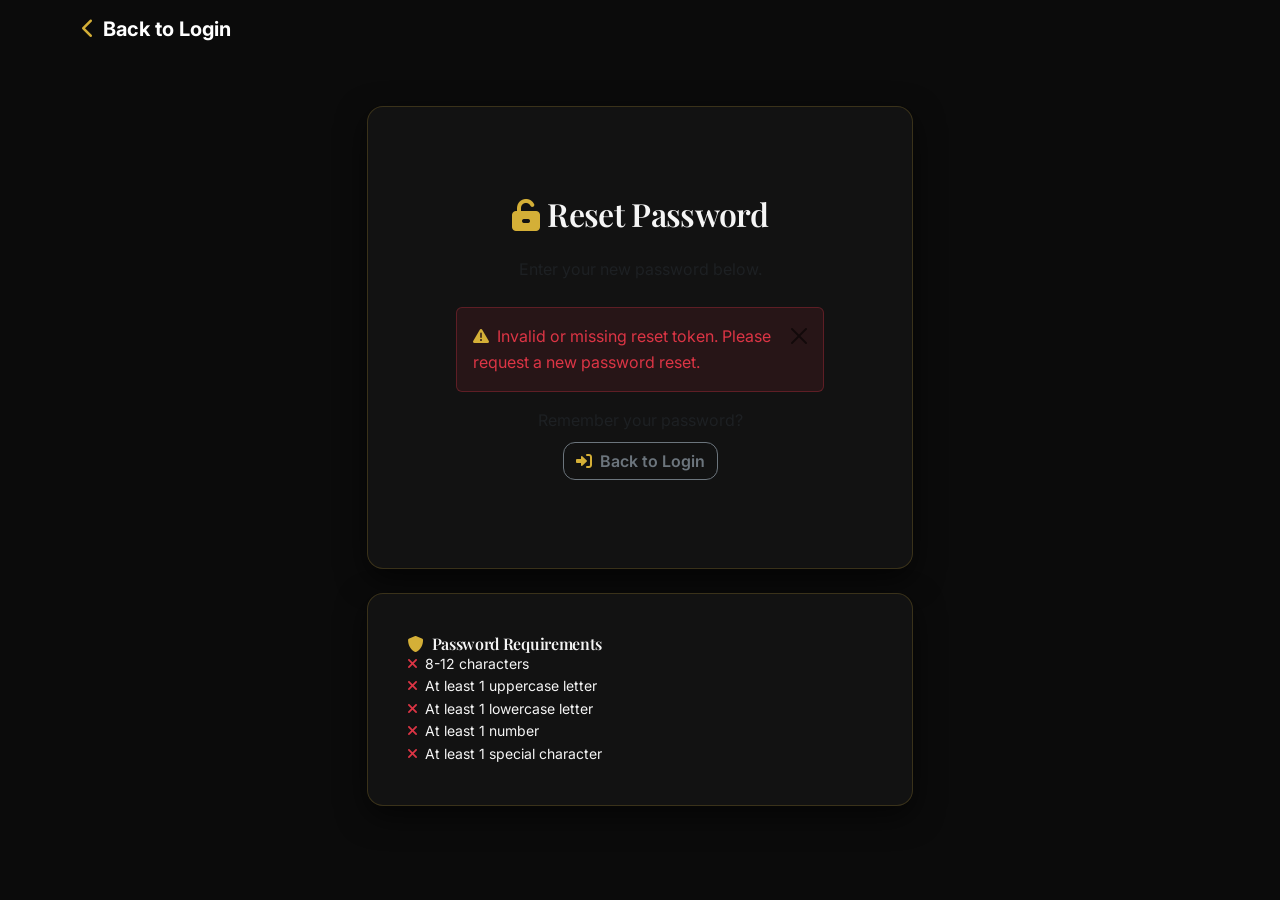
<file: reset_password.html>
<!DOCTYPE html>
<html lang="en">
<head>
    <meta charset="UTF-8">
    <meta name="viewport" content="width=device-width, initial-scale=1.0">
    <title>Reset Password - SecureAuth</title>
    <link href="https://cdn.jsdelivr.net/npm/bootstrap@5.3.0/dist/css/bootstrap.min.css" rel="stylesheet">
    <link rel="stylesheet" href="style.css?v=2026-03-30">
    <link href="https://cdnjs.cloudflare.com/ajax/libs/font-awesome/6.0.0/css/all.min.css" rel="stylesheet">
    <script src="https://challenges.cloudflare.com/turnstile/v0/api.js?render=explicit" async defer></script>
</head>
<body>
    <!-- Navbar -->
    <nav class="navbar navbar-expand-lg navbar-dark bg-transparent">
        <div class="container">
            <a class="navbar-brand fw-bold" href="login.html">
                <i class="fas fa-chevron-left me-2"></i>Back to Login
            </a>
        </div>
    </nav>

    <div class="container mt-5">
        <div class="row justify-content-center">
            <div class="col-lg-6">
                <div class="glass-card">
                    <div class="card-body p-5">
                        <h2 class="text-center mb-4">
                            <i class="fas fa-unlock-alt me-2"></i>Reset Password
                        </h2>

                        <p class="text-center text-muted mb-4">
                            Enter your new password below.
                        </p>

                        <div id="alertContainer"></div>

                        <form id="resetPasswordForm" action="reset_password.php" method="POST" novalidate>
                            <!-- Hidden token field -->
                            <input type="hidden" id="resetToken" name="token" value="">

                            <!-- New Password -->
                            <div class="mb-3">
                                <label for="newPassword" class="form-label">
                                    <i class="fas fa-unlock-alt me-2"></i>New Password *
                                </label>
                                <div class="password-wrap">
                                    <input type="password" class="form-control" id="newPassword" name="new_password" required>
                                    <button class="password-toggle" type="button" onclick="togglePassword('newPassword', this)">
                                        <i class="fas fa-eye"></i>
                                    </button>
                                </div>
                                <div id="passwordStrength" class="mt-2"></div>
                                <div id="passwordRequirements" class="small text-muted mt-1"></div>
                            </div>

                            <!-- Confirm New Password -->
                            <div class="mb-3">
                                <label for="confirmPassword" class="form-label">
                                    <i class="fas fa-check-circle me-2"></i>Confirm New Password *
                                </label>
                                <div class="password-wrap">
                                    <input type="password" class="form-control" id="confirmPassword" name="confirm_password" required>
                                    <button class="password-toggle" type="button" onclick="togglePassword('confirmPassword', this)">
                                        <i class="fas fa-eye"></i>
                                    </button>
                                </div>
                                <div id="confirmMatch" class="small mt-1"></div>
                            </div>

                            <div class="mb-4">
                                <div class="cf-turnstile" id="turnstileWidget"></div>
                            </div>

                            <button type="submit" class="btn btn-primary w-100 mb-3" id="submitBtn">
                                <i class="fas fa-save me-2"></i>Reset Password
                            </button>
                        </form>

                        <div class="text-center">
                            <p class="text-muted mb-2">Remember your password?</p>
                            <a href="login.html" class="btn btn-outline-secondary">
                                <i class="fas fa-sign-in-alt me-2"></i>Back to Login
                            </a>
                        </div>
                    </div>
                </div>

                <!-- Password Policy Info -->
                <div class="glass-card mt-4">
                    <div class="card-header">
                        <h6 class="mb-0"><i class="fas fa-shield-alt me-2"></i>Password Requirements</h6>
                    </div>
                    <div class="card-body">
                        <ul class="list-unstyled small mb-0">
                            <li id="req-length"><i class="fas fa-times text-danger me-2"></i>8-12 characters</li>
                            <li id="req-uppercase"><i class="fas fa-times text-danger me-2"></i>At least 1 uppercase letter</li>
                            <li id="req-lowercase"><i class="fas fa-times text-danger me-2"></i>At least 1 lowercase letter</li>
                            <li id="req-number"><i class="fas fa-times text-danger me-2"></i>At least 1 number</li>
                            <li id="req-special"><i class="fas fa-times text-danger me-2"></i>At least 1 special character</li>
                        </ul>
                    </div>
                </div>
            </div>
        </div>
    </div>

    <script src="https://cdn.jsdelivr.net/npm/bootstrap@5.3.0/dist/js/bootstrap.bundle.min.js"></script>
    <script src="csrf_client.js"></script>
    <script>
        // Get token from URL parameters
        document.addEventListener('DOMContentLoaded', function() {
            if (window.ensureCsrfToken) {
                window.ensureCsrfToken().catch(() => {});
            }

            const urlParams = new URLSearchParams(window.location.search);
            const token = urlParams.get('token');

            if (!token) {
                document.getElementById('alertContainer').innerHTML = `
                    <div class="alert alert-danger alert-dismissible fade show" role="alert">
                        <i class="fas fa-exclamation-triangle me-2"></i>Invalid or missing reset token. Please request a new password reset.
                        <button type="button" class="btn-close" data-bs-dismiss="alert"></button>
                    </div>
                `;
                document.getElementById('resetPasswordForm').style.display = 'none';
                return;
            }

            document.getElementById('resetToken').value = token;
        });

        // Password toggle functionality
        function togglePassword(inputId, button) {
            const input = document.getElementById(inputId);
            const icon = button.querySelector('i');

            if (input.type === 'password') {
                input.type = 'text';
                icon.className = 'fas fa-eye-slash';
            } else {
                input.type = 'password';
                icon.className = 'fas fa-eye';
            }
        }

        // Real-time password validation
        document.getElementById('newPassword').addEventListener('input', function() {
            validatePassword(this.value);
            checkPasswordMatch();
        });

        document.getElementById('confirmPassword').addEventListener('input', checkPasswordMatch);

        function validatePassword(password) {
            const requirements = {
                length: password.length >= 8 && password.length <= 12,
                uppercase: /[A-Z]/.test(password),
                lowercase: /[a-z]/.test(password),
                number: /\d/.test(password),
                special: /[!@#$%^&*()_+\-=\[\]{};\':"\\|,.<>\/?]/.test(password)
            };

            // Update requirement indicators
            document.getElementById('req-length').innerHTML =
                `<i class="fas fa-${requirements.length ? 'check text-success' : 'times text-danger'} me-2"></i>8-12 characters`;
            document.getElementById('req-uppercase').innerHTML =
                `<i class="fas fa-${requirements.uppercase ? 'check text-success' : 'times text-danger'} me-2"></i>At least 1 uppercase letter`;
            document.getElementById('req-lowercase').innerHTML =
                `<i class="fas fa-${requirements.lowercase ? 'check text-success' : 'times text-danger'} me-2"></i>At least 1 lowercase letter`;
            document.getElementById('req-number').innerHTML =
                `<i class="fas fa-${requirements.number ? 'check text-success' : 'times text-danger'} me-2"></i>At least 1 number`;
            document.getElementById('req-special').innerHTML =
                `<i class="fas fa-${requirements.special ? 'check text-success' : 'times text-danger'} me-2"></i>At least 1 special character`;

            // Calculate strength
            const metRequirements = Object.values(requirements).filter(Boolean).length;
            let strength = '';
            let strengthClass = '';

            if (metRequirements < 3) {
                strength = 'Weak';
                strengthClass = 'text-danger';
            } else if (metRequirements < 5) {
                strength = 'Medium';
                strengthClass = 'text-warning';
            } else {
                strength = 'Strong';
                strengthClass = 'text-success';
            }

            document.getElementById('passwordStrength').innerHTML =
                `<small class="${strengthClass}">Password Strength: ${strength}</small>`;
        }

        function checkPasswordMatch() {
            const newPass = document.getElementById('newPassword').value;
            const confirmPass = document.getElementById('confirmPassword').value;
            const matchIndicator = document.getElementById('confirmMatch');

            if (confirmPass === '') {
                matchIndicator.innerHTML = '';
                return;
            }

            if (newPass === confirmPass) {
                matchIndicator.innerHTML = '<small class="text-success"><i class="fas fa-check me-1"></i>Passwords match</small>';
            } else {
                matchIndicator.innerHTML = '<small class="text-danger"><i class="fas fa-times me-1"></i>Passwords do not match</small>';
            }
        }

        // Form submission
        document.getElementById('resetPasswordForm').addEventListener('submit', function(e) {
            e.preventDefault();

            const submitBtn = document.getElementById('submitBtn');
            const originalText = submitBtn.innerHTML;

            submitBtn.disabled = true;
            submitBtn.innerHTML = '<i class="fas fa-spinner fa-spin me-2"></i>Resetting Password...';

            const formData = new FormData(this);

            if (!formData.get('cf-turnstile-response')) {
                const alertContainer = document.getElementById('alertContainer');
                alertContainer.innerHTML = `
                    <div class="alert alert-danger alert-dismissible fade show" role="alert">
                        <i class="fas fa-exclamation-triangle me-2"></i>Please complete the CAPTCHA verification before submitting.
                        <button type="button" class="btn-close" data-bs-dismiss="alert"></button>
                    </div>
                `;
                submitBtn.disabled = false;
                submitBtn.innerHTML = originalText;
                return;
            }

            fetch('reset_password.php', {
                method: 'POST',
                headers: window.withCsrfHeaders ? window.withCsrfHeaders() : {},
                body: formData
            })
            .then(response => response.json())
            .then(data => {
                const alertContainer = document.getElementById('alertContainer');
                alertContainer.innerHTML = '';

                if (data.success) {
                    alertContainer.innerHTML = `
                        <div class="alert alert-success alert-dismissible fade show" role="alert">
                            <i class="fas fa-check-circle me-2"></i>${data.message}
                            <button type="button" class="btn-close" data-bs-dismiss="alert"></button>
                        </div>
                    `;
                    // Redirect after success
                    setTimeout(() => {
                        window.location.href = 'login.html';
                    }, 3000);
                } else {
                    alertContainer.innerHTML = `
                        <div class="alert alert-danger alert-dismissible fade show" role="alert">
                            <i class="fas fa-exclamation-triangle me-2"></i>${data.message}
                            <button type="button" class="btn-close" data-bs-dismiss="alert"></button>
                        </div>
                    `;
                }
            })
            .catch(error => {
                console.error('Error:', error);
                const alertContainer = document.getElementById('alertContainer');
                alertContainer.innerHTML = `
                    <div class="alert alert-danger alert-dismissible fade show" role="alert">
                        <i class="fas fa-exclamation-triangle me-2"></i>An error occurred. Please try again.
                        <button type="button" class="btn-close" data-bs-dismiss="alert"></button>
                    </div>
                `;
            })
            .finally(() => {
                submitBtn.disabled = false;
                submitBtn.innerHTML = originalText;
            });
        });

        document.addEventListener('DOMContentLoaded', function () {
            function renderWidgetWithRetry(siteKey, remainingAttempts) {
                const widget = document.getElementById('turnstileWidget');
                if (!widget) {
                    return;
                }

                if (window.turnstile && typeof window.turnstile.render === 'function') {
                    widget.innerHTML = '';
                    window.turnstile.render(widget, {
                        sitekey: siteKey
                    });
                    return;
                }

                if (remainingAttempts <= 0) {
                    return;
                }

                setTimeout(function () {
                    renderWidgetWithRetry(siteKey, remainingAttempts - 1);
                }, 150);
            }

            fetch('public_config.php')
                .then(response => response.json())
                .then(config => {
                    if (!config.turnstileSiteKey) {
                        return;
                    }

                    renderWidgetWithRetry(config.turnstileSiteKey, 40);
                })
                .catch(() => {});
        });
    </script>
</body>
</html>
</file>
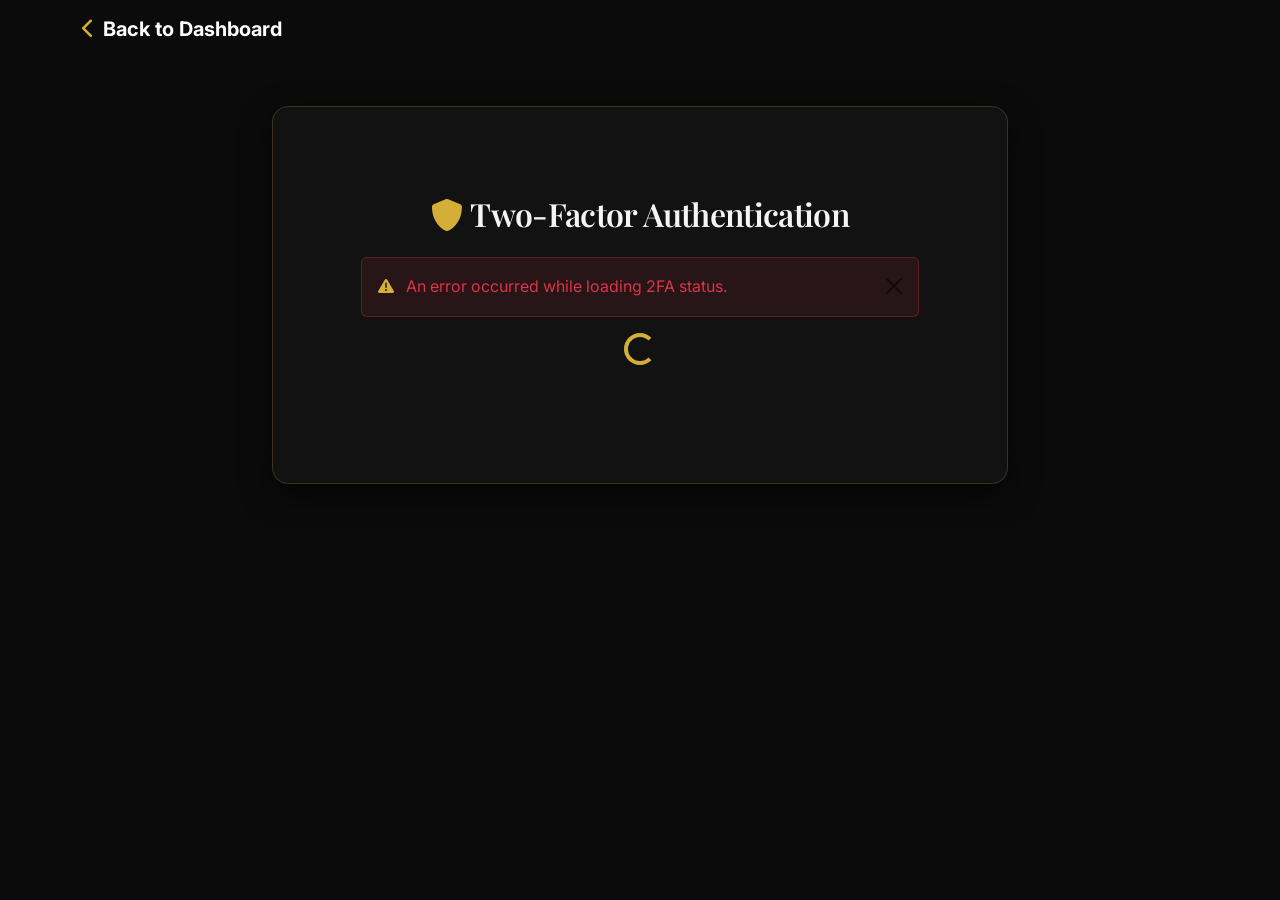
<file: two_factor_auth.html>
<!DOCTYPE html>
<html lang="en">
<head>
    <meta charset="UTF-8">
    <meta name="viewport" content="width=device-width, initial-scale=1.0">
    <title>Two-Factor Authentication - SecureAuth</title>
    <link href="https://cdn.jsdelivr.net/npm/bootstrap@5.3.0/dist/css/bootstrap.min.css" rel="stylesheet">
    <link rel="stylesheet" href="style.css?v=2026-03-30">
    <link href="https://cdnjs.cloudflare.com/ajax/libs/font-awesome/6.0.0/css/all.min.css" rel="stylesheet">
</head>
<body>
    <!-- Navbar -->
    <nav class="navbar navbar-expand-lg navbar-dark bg-transparent">
        <div class="container">
            <a class="navbar-brand fw-bold" href="dashboard.html">
                <i class="fas fa-chevron-left me-2"></i>Back to Dashboard
            </a>
        </div>
    </nav>

    <div class="container mt-5">
        <div class="row justify-content-center">
            <div class="col-lg-8">
                <div class="glass-card">
                    <div class="card-body p-5">
                        <h2 class="text-center mb-4">
                            <i class="fas fa-shield-alt me-2"></i>Two-Factor Authentication
                        </h2>

                        <div id="alertContainer"></div>

                        <!-- 2FA Status Section -->
                        <div id="statusSection" class="mb-4">
                            <div class="text-center">
                                <div class="spinner-border text-primary" role="status">
                                    <span class="visually-hidden">Loading...</span>
                                </div>
                            </div>
                        </div>

                        <!-- Setup Section (Hidden by default) -->
                        <div id="setupSection" class="d-none">
                            <div class="alert alert-info">
                                <i class="fas fa-lightbulb me-2"></i>
                                <strong>Enable Two-Factor Authentication</strong><br>
                                Add an extra layer of security to your account by enabling Google Authenticator.
                            </div>

                            <div class="row">
                                <div class="col-md-6">
                                    <h5>Step 1: Install Google Authenticator</h5>
                                    <p>Download and install Google Authenticator on your phone:</p>
                                    <div class="d-flex gap-2 mb-3">
                                        <a href="https://play.google.com/store/apps/details?id=com.google.android.apps.authenticator2" target="_blank" class="btn btn-outline-success btn-sm">
                                            <i class="fab fa-android me-1"></i>Android
                                        </a>
                                        <a href="https://apps.apple.com/app/google-authenticator/id388497605" target="_blank" class="btn btn-outline-primary btn-sm">
                                            <i class="fab fa-apple me-1"></i>iOS
                                        </a>
                                    </div>
                                </div>
                                <div class="col-md-6">
                                    <h5>Step 2: Scan QR Code</h5>
                                    <p>Scan this QR code with Google Authenticator:</p>
                                    <div id="qrCodeContainer" class="text-center mb-3">
                                        <div class="spinner-border text-primary" role="status">
                                            <span class="visually-hidden">Generating QR Code...</span>
                                        </div>
                                    </div>
                                    <div class="small text-muted">
                                        <strong>Manual Entry Code:</strong>
                                        <span id="manualCode" class="font-monospace">-</span>
                                    </div>
                                </div>
                            </div>

                            <hr>

                            <h5>Step 3: Verify Setup</h5>
                            <p>Enter the 6-digit code from your authenticator app:</p>

                            <form id="verify2FAForm">
                                <div class="row g-3">
                                    <div class="col-md-6">
                                        <label for="verificationCode" class="form-label">Verification Code</label>
                                        <input type="text" class="form-control text-center fs-4" id="verificationCode"
                                               maxlength="6" pattern="[0-9]{6}" placeholder="000000" required>
                                    </div>
                                    <div class="col-md-6 d-flex align-items-end">
                                        <button type="submit" class="btn btn-primary w-100" id="verifyBtn">
                                            <i class="fas fa-check-circle me-2"></i>Enable 2FA
                                        </button>
                                    </div>
                                </div>
                            </form>
                        </div>

                        <!-- Backup Codes Section (Hidden by default) -->
                        <div id="backupCodesSection" class="d-none">
                            <div class="alert alert-success">
                                <i class="fas fa-check-circle me-2"></i>
                                <strong>Two-Factor Authentication Enabled!</strong><br>
                                Save these backup codes in a safe place. You can use them to access your account if you lose your device.
                            </div>

                            <div class="row">
                                <div class="col-md-8">
                                    <h5>Your Backup Codes</h5>
                                    <div id="backupCodes" class="mb-3">
                                        <div class="spinner-border text-primary" role="status">
                                            <span class="visually-hidden">Generating backup codes...</span>
                                        </div>
                                    </div>
                                    <div class="alert alert-warning">
                                        <i class="fas fa-exclamation-triangle me-2"></i>
                                        <strong>Important:</strong> Each backup code can only be used once. Store them securely and treat them like passwords.
                                    </div>
                                </div>
                                <div class="col-md-4">
                                    <div class="d-grid gap-2">
                                        <button class="btn btn-outline-primary" onclick="downloadBackupCodes()">
                                            <i class="fas fa-download me-2"></i>Download Codes
                                        </button>
                                        <button class="btn btn-outline-secondary" onclick="copyBackupCodes()">
                                            <i class="fas fa-copy me-2"></i>Copy Codes
                                        </button>
                                        <button class="btn btn-success" onclick="completeSetup()">
                                            <i class="fas fa-check me-2"></i>I've Saved My Codes
                                        </button>
                                    </div>
                                </div>
                            </div>
                        </div>

                        <!-- Disable Section -->
                        <div id="disableSection" class="d-none">
                            <div class="alert alert-warning">
                                <i class="fas fa-exclamation-triangle me-2"></i>
                                <strong>Disable Two-Factor Authentication</strong><br>
                                This will make your account less secure. Are you sure you want to proceed?
                            </div>

                            <form id="disable2FAForm">
                                <div class="mb-3">
                                    <label for="disableCode" class="form-label">Enter your current password to confirm</label>
                                    <input type="password" class="form-control" id="disableCode" required>
                                </div>
                                <button type="submit" class="btn btn-danger" id="disableBtn">
                                    <i class="fas fa-times-circle me-2"></i>Disable 2FA
                                </button>
                            </form>
                        </div>
                    </div>
                </div>
            </div>
        </div>
    </div>

    <script src="https://cdn.jsdelivr.net/npm/bootstrap@5.3.0/dist/js/bootstrap.bundle.min.js"></script>
    <script src="csrf_client.js"></script>
    <script>
        let backupCodes = [];

        // Load 2FA status on page load
        document.addEventListener('DOMContentLoaded', function() {
            if (window.ensureCsrfToken) {
                window.ensureCsrfToken().catch(() => {});
            }
            load2FAStatus();
        });

        function load2FAStatus() {
            fetch('get_2fa_status.php')
                .then(response => response.json())
                .then(data => {
                    const statusSection = document.getElementById('statusSection');
                    const setupSection = document.getElementById('setupSection');
                    const disableSection = document.getElementById('disableSection');

                    if (data.enabled) {
                        statusSection.innerHTML = `
                            <div class="alert alert-success">
                                <i class="fas fa-shield-alt me-2"></i>
                                <strong>Two-Factor Authentication is Enabled</strong><br>
                                Your account is protected with Google Authenticator.
                            </div>
                            <div class="text-center">
                                <button class="btn btn-outline-danger" onclick="showDisableSection()">
                                    <i class="fas fa-times-circle me-2"></i>Disable 2FA
                                </button>
                            </div>
                        `;
                        setupSection.classList.add('d-none');
                        disableSection.classList.add('d-none');
                    } else {
                        statusSection.innerHTML = `
                            <div class="alert alert-warning">
                                <i class="fas fa-exclamation-triangle me-2"></i>
                                <strong>Two-Factor Authentication is Disabled</strong><br>
                                Enable 2FA to add an extra layer of security to your account.
                            </div>
                            <div class="text-center">
                                <button class="btn btn-primary" onclick="showSetupSection()">
                                    <i class="fas fa-shield-alt me-2"></i>Enable 2FA
                                </button>
                            </div>
                        `;
                        setupSection.classList.add('d-none');
                        disableSection.classList.add('d-none');
                    }
                })
                .catch(error => {
                    console.error('Error loading 2FA status:', error);
                    showAlert('An error occurred while loading 2FA status.', 'danger');
                });
        }

        function showSetupSection() {
            document.getElementById('statusSection').classList.add('d-none');
            document.getElementById('setupSection').classList.remove('d-none');
            document.getElementById('disableSection').classList.add('d-none');

            // Generate QR code
            generateQRCode();
        }

        function showDisableSection() {
            document.getElementById('statusSection').classList.add('d-none');
            document.getElementById('setupSection').classList.add('d-none');
            document.getElementById('disableSection').classList.remove('d-none');
        }

        async function generateQRCode() {
            try {
                if (window.ensureCsrfToken) {
                    await window.ensureCsrfToken();
                }

                const requestQr = async function(forceRefreshToken) {
                    if (forceRefreshToken && window.ensureCsrfToken) {
                        await window.ensureCsrfToken(true);
                    }

                    const response = await fetch('generate_2fa_qr.php', {
                        method: 'POST',
                        headers: window.withCsrfHeaders ? window.withCsrfHeaders() : {},
                    });

                    const text = await response.text();
                    return JSON.parse(text);
                };

                let data = await requestQr(false);

                if (!data.success && data.message === 'Security validation failed. Please refresh and try again.') {
                    data = await requestQr(true);
                }

                if (data.success) {
                    const otpauth = data.qr_code_url || '';
                    const primaryImage = data.qr_image_url || '';
                    const fallbackImage = otpauth
                        ? `https://api.qrserver.com/v1/create-qr-code/?size=220x220&data=${encodeURIComponent(otpauth)}`
                        : '';

                    const qrCodeContainer = document.getElementById('qrCodeContainer');
                    const img = document.createElement('img');
                    img.alt = 'QR Code';
                    img.className = 'img-fluid mb-2';
                    img.style.maxWidth = '220px';

                    if (primaryImage) {
                        img.src = primaryImage;
                    } else if (fallbackImage) {
                        img.src = fallbackImage;
                    }

                    img.onerror = function() {
                        if (fallbackImage && img.src !== fallbackImage) {
                            img.src = fallbackImage;
                            return;
                        }

                        qrCodeContainer.innerHTML = '<div class="alert alert-warning p-2">Unable to load QR image. Use the manual code below to add your account.</div>';
                    };

                    qrCodeContainer.innerHTML = '';
                    qrCodeContainer.appendChild(img);
                    document.getElementById('manualCode').textContent = data.secret;
                } else {
                    showAlert(data.message, 'danger');
                }
            } catch (error) {
                console.error('Error generating QR code:', error);
                showAlert('An error occurred while generating QR code.', 'danger');
            }
        }

        // Verify 2FA setup
        document.getElementById('verify2FAForm').addEventListener('submit', function(e) {
            e.preventDefault();

            const code = document.getElementById('verificationCode').value;
            const verifyBtn = document.getElementById('verifyBtn');
            const originalText = verifyBtn.innerHTML;

            verifyBtn.disabled = true;
            verifyBtn.innerHTML = '<i class="fas fa-spinner fa-spin me-2"></i>Verifying...';

            fetch('verify_2fa_setup.php', {
                method: 'POST',
                headers: window.withCsrfHeaders ? window.withCsrfHeaders({
                    'Content-Type': 'application/json',
                }) : {
                    'Content-Type': 'application/json',
                },
                body: JSON.stringify({ code: code })
            })
            .then(response => response.json())
            .then(data => {
                if (data.success) {
                    showAlert('2FA setup verified! Generating backup codes...', 'success');
                    generateBackupCodes();
                } else {
                    showAlert(data.message, 'danger');
                }
            })
            .catch(error => {
                console.error('Error:', error);
                showAlert('An error occurred during verification.', 'danger');
            })
            .finally(() => {
                verifyBtn.disabled = false;
                verifyBtn.innerHTML = originalText;
            });
        });

        function generateBackupCodes() {
            fetch('generate_backup_codes.php', {
                method: 'POST',
                headers: window.withCsrfHeaders ? window.withCsrfHeaders() : {},
            })
                .then(response => response.json())
                .then(data => {
                    if (data.success) {
                        backupCodes = data.backup_codes;
                        displayBackupCodes();
                        document.getElementById('setupSection').classList.add('d-none');
                        document.getElementById('backupCodesSection').classList.remove('d-none');
                    } else {
                        showAlert(data.message, 'danger');
                    }
                })
                .catch(error => {
                    console.error('Error generating backup codes:', error);
                    showAlert('An error occurred while generating backup codes.', 'danger');
                });
        }

        function displayBackupCodes() {
            const codesHtml = backupCodes.map((code, index) =>
                `<div class="d-inline-block bg-primary p-2 m-1 rounded font-monospace text-dark">${code}</div>`
            ).join('');

            document.getElementById('backupCodes').innerHTML = codesHtml;
        }

        function downloadBackupCodes() {
            const codesText = backupCodes.join('\n');
            const blob = new Blob([codesText], { type: 'text/plain' });
            const url = URL.createObjectURL(blob);
            const a = document.createElement('a');
            a.href = url;
            a.download = 'secureauth-backup-codes.txt';
            document.body.appendChild(a);
            a.click();
            document.body.removeChild(a);
            URL.revokeObjectURL(url);
        }

        function copyBackupCodes() {
            const codesText = backupCodes.join('\n');
            navigator.clipboard.writeText(codesText).then(() => {
                showAlert('Backup codes copied to clipboard!', 'success');
            }).catch(() => {
                showAlert('Failed to copy codes. Please copy them manually.', 'warning');
            });
        }

        function completeSetup() {
            showAlert('Two-Factor Authentication has been successfully enabled!', 'success');
            setTimeout(() => {
                window.location.reload();
            }, 2000);
        }

        // Disable 2FA
        document.getElementById('disable2FAForm').addEventListener('submit', function(e) {
            e.preventDefault();

            const password = document.getElementById('disableCode').value;
            const disableBtn = document.getElementById('disableBtn');
            const originalText = disableBtn.innerHTML;

            if (!confirm('Are you sure you want to disable Two-Factor Authentication? This will make your account less secure.')) {
                return;
            }

            disableBtn.disabled = true;
            disableBtn.innerHTML = '<i class="fas fa-spinner fa-spin me-2"></i>Disabling...';

            fetch('disable_2fa.php', {
                method: 'POST',
                headers: window.withCsrfHeaders ? window.withCsrfHeaders({
                    'Content-Type': 'application/json',
                }) : {
                    'Content-Type': 'application/json',
                },
                body: JSON.stringify({ password: password })
            })
            .then(response => response.json())
            .then(data => {
                if (data.success) {
                    showAlert('Two-Factor Authentication has been disabled.', 'success');
                    setTimeout(() => {
                        window.location.reload();
                    }, 2000);
                } else {
                    showAlert(data.message, 'danger');
                }
            })
            .catch(error => {
                console.error('Error:', error);
                showAlert('An error occurred while disabling 2FA.', 'danger');
            })
            .finally(() => {
                disableBtn.disabled = false;
                disableBtn.innerHTML = originalText;
            });
        });

        function showAlert(message, type) {
            const alertContainer = document.getElementById('alertContainer');
            alertContainer.innerHTML = `
                <div class="alert alert-${type} alert-dismissible fade show" role="alert">
                    <i class="fas fa-${type === 'success' ? 'check-circle' : type === 'danger' ? 'exclamation-triangle' : 'info-circle'} me-2"></i>
                    ${message}
                    <button type="button" class="btn-close" data-bs-dismiss="alert"></button>
                </div>
            `;
        }
    </script>
</body>
</html>
</file>
<file: style.css>
/* Fonts */
@import url('https://fonts.googleapis.com/css2?family=Inter:wght@300;400;500;600;700;800&display=swap');
@import url('https://fonts.googleapis.com/css2?family=Playfair+Display:wght@400;500;600;700&display=swap');

/* CSS Variables */
:root {
  /* Bootstrap Overrides */
  --bs-primary: #D4AF37 !important;
  --bs-primary-rgb: 212, 175, 55 !important;
  --bs-primary-text: #000 !important;
  --bs-primary-bg-subtle: rgba(212, 175, 55, 0.1) !important;
  --bs-primary-border-subtle: rgba(212, 175, 55, 0.2) !important;
  
  --bs-btn-color: #000 !important;
  --bs-btn-bg: #D4AF37 !important;
  --bs-btn-border-color: #D4AF37 !important;
  --bs-btn-hover-color: #000 !important;
  --bs-btn-hover-bg: #C9A227 !important;
  --bs-btn-hover-border-color: #C9A227 !important;
  --bs-btn-focus-shadow-rgb: 212, 175, 55 !important;
  --bs-btn-active-color: #000 !important;
  --bs-btn-active-bg: #B8961F !important;
  --bs-btn-active-border-color: #B8961F !important;
  
  /* Theme Colors */
  --bg-main: #0B0B0B;
  --bg-secondary: #111111;
  --bg-1: #0B0B0B;
  --bg-2: #111111;
  --bg-3: #1a1a1a;
  --glass: rgba(20, 20, 20, 0.85);
  --glass-bg: rgba(20, 20, 20, 0.85);
  --glass-border: rgba(212, 175, 55, 0.2);
  --border: rgba(212, 175, 55, 0.2);
  --text: #F5F5F5;
  --text-main: #F5F5F5;
  --text-muted: #A1A1A1;
  --muted: #A1A1A1;
  --subtle: #6B7280;
  --gold: #D4AF37;
  --gold-hover: #C9A227;
  --gold-glow: rgba(212, 175, 55, 0.25);
  --gold-gradient: linear-gradient(135deg, #D4AF37, #C9A227, #B8961F);
  --gold-text-gradient: linear-gradient(135deg, #D4AF37, #F4E87C);
  --metallic-gold: linear-gradient(135deg, #D4AF37 0%, #E6C84A 50%, #D4AF37 100%);
  --gold-shadow: 0 0 20px rgba(212, 175, 55, 0.3);
  --gold-border: 1px solid rgba(212, 175, 55, 0.4);
  --shadow: 0 10px 30px rgba(0,0,0,0.6);
  --radius: 16px;
  --radius-sm: 12px;
  --transition: all 0.28s ease;
}

/* Base Styles */
html {
  scroll-behavior: smooth;
}

body {
  font-family: 'Inter', sans-serif;
  background: var(--bg-main);
  color: var(--text);
  line-height: 1.6;
  margin: 0;
  min-height: 100vh;
}

/* Layout */
.auth-page {
  min-height: 100vh;
  display: flex;
  align-items: center;
  justify-content: center;
  padding: 2rem 1rem;
  background: linear-gradient(135deg, var(--bg-main) 0%, var(--bg-secondary) 100%);
}

.auth-container {
  max-width: 1200px;
  width: 100%;
}

/* Cards */
.glass-card {
  background: var(--glass);
  backdrop-filter: blur(20px);
  border: 1px solid var(--glass-border);
  border-radius: var(--radius);
  box-shadow: var(--shadow);
  padding: 2.5rem;
}

.auth-card {
  max-width: 560px;
  width: 100%;
  margin: 0 auto;
}

.glass-gold {
  background: rgba(20, 20, 20, 0.9);
  backdrop-filter: blur(20px);
  border: 1px solid rgba(212, 175, 55, 0.15);
  border-radius: 16px;
  box-shadow: 0 8px 32px rgba(0, 0, 0, 0.3), 0 0 0 1px rgba(212, 175, 55, 0.1);
}

/* Typography */
h1, h2, h3, h4, h5, h6 {
  font-family: 'Playfair Display', serif;
  font-weight: 600;
  letter-spacing: -0.02em;
  color: var(--text);
}

.auth-title {
  font-family: 'Playfair Display', serif;
  background: var(--gold-text-gradient);
  -webkit-background-clip: text;
  -webkit-text-fill-color: transparent;
  background-clip: text;
  font-weight: 700;
  letter-spacing: -0.03em;
  margin-bottom: 0.4rem;
}

.auth-subtitle {
  color: var(--muted);
  margin-bottom: 0;
}

.form-section-title {
  font-size: 0.92rem;
  text-transform: uppercase;
  letter-spacing: 0.08em;
  color: var(--gold);
  margin-bottom: 1rem;
  font-weight: 700;
  text-shadow: 0 1px 2px rgba(212, 175, 55, 0.3);
  position: relative;
  padding-bottom: 0.5rem;
}

/* Forms */
.form-control {
  background: rgba(255, 255, 255, 0.08) !important;
  border: 1px solid rgba(212, 175, 55, 0.2) !important;
  border-radius: 12px !important;
  color: #F5F5F5 !important;
  transition: all 0.3s ease !important;
}

.form-control:focus {
  background: rgba(255, 255, 255, 0.12) !important;
  border-color: rgba(212, 175, 55, 0.8) !important;
  box-shadow: 0 0 0 0.2rem rgba(212, 175, 55, 0.25) !important;
  color: #F5F5F5 !important;
}

.form-control::placeholder {
  color: #94a3b8 !important;
}

.form-select {
  background: rgba(255, 255, 255, 0.08) !important;
  border: 1px solid rgba(212, 175, 55, 0.2) !important;
  border-radius: 12px !important;
  color: #F5F5F5 !important;
}

.form-select:focus {
  background: rgba(255, 255, 255, 0.08) !important;
  border-color: rgba(212, 175, 55, 0.75) !important;
  box-shadow: 0 0 0 0.22rem rgba(212, 175, 55, 0.18) !important;
}

.form-select option {
  color: #111827;
}

/* Buttons */
.btn {
  border-radius: 12px !important;
  font-weight: 600 !important;
  transition: var(--transition) !important;
}

.btn-primary {
  background: var(--metallic-gold) !important;
  border: none !important;
  color: #000 !important;
  font-weight: 600 !important;
  box-shadow: 0 8px 25px rgba(212, 175, 55, 0.3), inset 0 1px 0 rgba(255, 255, 255, 0.2);
  position: relative;
  overflow: hidden;
}

.btn-primary::before {
  content: '';
  position: absolute;
  top: 0;
  left: -100%;
  width: 100%;
  height: 100%;
  background: linear-gradient(90deg, transparent, rgba(255, 255, 255, 0.2), transparent);
  transition: left 0.5s;
}

.btn-primary:hover::before {
  left: 100%;
}

.btn-primary:hover {
  background: var(--metallic-gold) !important;
  transform: translateY(-2px);
  box-shadow: 0 12px 35px rgba(212, 175, 55, 0.4), inset 0 1px 0 rgba(255, 255, 255, 0.3);
}

.btn-outline-primary {
  border-color: rgba(212, 175, 55, 0.7) !important;
  color: var(--gold) !important;
  background: transparent !important;
}

.btn-outline-primary:hover {
  background: rgba(212, 175, 55, 0.12) !important;
  border-color: var(--gold) !important;
  color: #000 !important;
}

.btn-soft:hover {
  background: rgba(255,255,255,0.08);
  color: #fff;
}

/* Password Toggle */
.password-wrap {
  position: relative;
}

.password-wrap .form-control {
  padding-right: 3rem;
}

.password-toggle {
  position: absolute;
  top: 50%;
  right: 0.85rem;
  transform: translateY(-50%);
  border: 0;
  background: transparent;
  color: #94a3b8;
  font-size: 1rem;
  z-index: 3;
}

.password-toggle:hover {
  color: #fff;
}

/* Checkboxes */
.form-check-label {
  color: var(--muted);
}

.form-check-input:checked {
  background-color: var(--gold) !important;
  border-color: var(--gold) !important;
}

.form-check-input:focus {
  border-color: var(--gold) !important;
  box-shadow: 0 0 0 0.25rem rgba(212, 175, 55, 0.25) !important;
}

/* Alerts */
.alert-success {
  background: rgba(212, 175, 55, 0.1) !important;
  border-color: rgba(212, 175, 55, 0.3) !important;
  color: var(--gold) !important;
}

.alert-success .alert-link {
  color: var(--gold-hover) !important;
}

.alert-info {
  background: rgba(212, 175, 55, 0.08) !important;
  border-color: rgba(212, 175, 55, 0.2) !important;
  color: var(--gold) !important;
}

.alert-info .alert-link {
  color: var(--gold-hover) !important;
}

.alert-warning {
  background: rgba(184, 134, 11, 0.1) !important;
  border-color: rgba(184, 134, 11, 0.3) !important;
  color: #D4AF37 !important;
}

.alert-warning .alert-link {
  color: #C9A227 !important;
}

.alert-danger {
  background: rgba(220, 53, 69, 0.1) !important;
  border-color: rgba(220, 53, 69, 0.3) !important;
  color: #dc3545 !important;
}

/* Activity Log */
.activity-list {
  list-style: none;
  padding: 0;
  margin: 0;
}

.activity-item {
  display: flex;
  align-items: flex-start;
  padding: 1.5rem;
  border-bottom: 1px solid rgba(212, 175, 55, 0.1);
  transition: all 0.3s ease;
}

.activity-item:hover {
  background: rgba(212, 175, 55, 0.05);
}

.activity-item:last-child {
  border-bottom: none;
}

.activity-icon {
  width: 40px;
  height: 40px;
  border-radius: 50%;
  display: flex;
  align-items: center;
  justify-content: center;
  font-size: 16px;
  margin-right: 15px;
  flex-shrink: 0;
}

.login-icon { background: var(--gold); color: #000; }
.password-icon { background: var(--gold); color: #000; }
.email-icon { background: var(--gold); color: #000; }
.security-icon { background: var(--gold); color: #000; }
.default-icon { background: var(--gold); color: #000; }

.activity-content {
  flex: 1;
}

.activity-title {
  font-weight: 600;
  color: var(--text);
  margin-bottom: 0.25rem;
}

.activity-details {
  color: var(--text-muted);
  font-size: 0.9rem;
  margin-bottom: 0.25rem;
}

.timestamp {
  color: var(--muted);
  font-size: 0.85em;
  white-space: nowrap;
}

/* Icons */
.fas, .far, .fab {
  color: var(--gold);
  transition: all 0.3s ease;
}

.fas:hover, .far:hover, .fab:hover {
  color: var(--gold-hover);
  transform: scale(1.1);
  filter: drop-shadow(0 4px 8px rgba(212, 175, 55, 0.3));
}

.security-icon {
  font-size: 3rem;
  color: var(--gold);
  text-shadow: 0 2px 4px rgba(212, 175, 55, 0.3);
  margin-bottom: 1rem;
}

.security-icon i {
  filter: drop-shadow(0 2px 4px rgba(212, 175, 55, 0.2));
}

/* Animations */
.fade-in-up {
  animation: fadeInUp 0.6s ease-out;
}

@keyframes fadeInUp {
  from {
    opacity: 0;
    transform: translateY(30px);
  }
  to {
    opacity: 1;
    transform: translateY(0);
  }
}

.loading-gold {
  display: inline-block;
  width: 20px;
  height: 20px;
  border: 3px solid rgba(212, 175, 55, 0.3);
  border-radius: 50%;
  border-top-color: var(--gold);
  animation: spin 1s ease-in-out infinite;
}

@keyframes spin {
  to { transform: rotate(360deg); }
}

.status-gold {
  width: 12px;
  height: 12px;
  background: var(--gold);
  border-radius: 50%;
  box-shadow: 0 0 10px rgba(212, 175, 55, 0.6);
  animation: pulse 2s infinite;
}

@keyframes pulse {
  0% { box-shadow: 0 0 10px rgba(212, 175, 55, 0.6); }
  50% { box-shadow: 0 0 20px rgba(212, 175, 55, 0.8); }
  100% { box-shadow: 0 0 10px rgba(212, 175, 55, 0.6); }
}

/* Register Card */
.register-card {
  max-width: 920px;
  width: 100%;
  margin: 0 auto;
  position: relative;
}

.register-card::before {
  content: '';
  position: absolute;
  top: -2px;
  left: -2px;
  right: -2px;
  bottom: -2px;
  background: var(--gold-gradient);
  border-radius: 20px;
  z-index: -1;
  opacity: 0.1;
  filter: blur(8px);
}

.register-card .glass-gold {
  border: 1px solid rgba(212, 175, 55, 0.2);
  box-shadow: 0 8px 32px rgba(0, 0, 0, 0.4), 0 0 0 1px rgba(212, 175, 55, 0.1), inset 0 1px 0 rgba(212, 175, 55, 0.05);
}

.register-card .col-lg-6 {
  padding: 1.5rem;
  margin-bottom: 1rem;
  background: rgba(212, 175, 55, 0.02);
  border-radius: 12px;
  border: 1px solid rgba(212, 175, 55, 0.08);
}

/* Responsive */
@media (max-width: 991px) {
  .auth-card .glass-card,
  .register-card .col-lg-6 {
    padding: 2rem;
  }
  
  .register-card .col-lg-6 {
    padding: 1rem;
    margin-bottom: 1.5rem;
  }
  
  .register-card {
    max-width: 100%;
    padding: 0 1rem;
  }
}

@media (max-width: 576px) {
  .auth-card .glass-card,
  .register-card .glass-gold {
    padding: 1.5rem !important;
  }
  
  .register-card .col-lg-6 {
    padding: 0.75rem;
  }
}

/* Utility Classes */
.text-primary { color: var(--gold) !important; }
.bg-primary { background-color: var(--gold) !important; }
.border-primary { border-color: var(--gold) !important; }
.text-success { color: var(--gold) !important; }
.text-info { color: var(--gold) !important; }
.text-warning { color: #D4AF37 !important; }
.text-danger { color: #dc3545 !important; }

.gold-gradient-text {
  background: var(--gold-text-gradient);
  -webkit-background-clip: text;
  -webkit-text-fill-color: transparent;
  background-clip: text;
  font-weight: 700;
  letter-spacing: -0.02em;
}

.gold-text-shadow {
  text-shadow: 0 2px 4px rgba(212, 175, 55, 0.3);
}

.gold-glow {
  box-shadow: 0 0 20px rgba(212, 175, 55, 0.4), 0 0 40px rgba(212, 175, 55, 0.2);
}

.hover-gold {
  transition: all 0.3s ease;
}

.hover-gold:hover {
  color: var(--gold) !important;
  transform: translateY(-2px);
  text-shadow: 0 2px 8px rgba(212, 175, 55, 0.4);
}

.small-link {
  color: var(--gold) !important;
  text-decoration: none;
  transition: all 0.3s ease;
}

.small-link:hover {
  color: var(--gold-hover) !important;
  text-decoration: underline;
}

/* Footer */
.footer-title {
  color: #fff;
  font-weight: 700;
  margin-bottom: 1rem;
}

.footer-link {
  color: var(--gold);
  transition: all 0.3s ease;
}

.footer-link:hover {
  color: var(--gold-hover);
  text-shadow: 0 0 8px rgba(212, 175, 55, 0.4);
}
</file>
